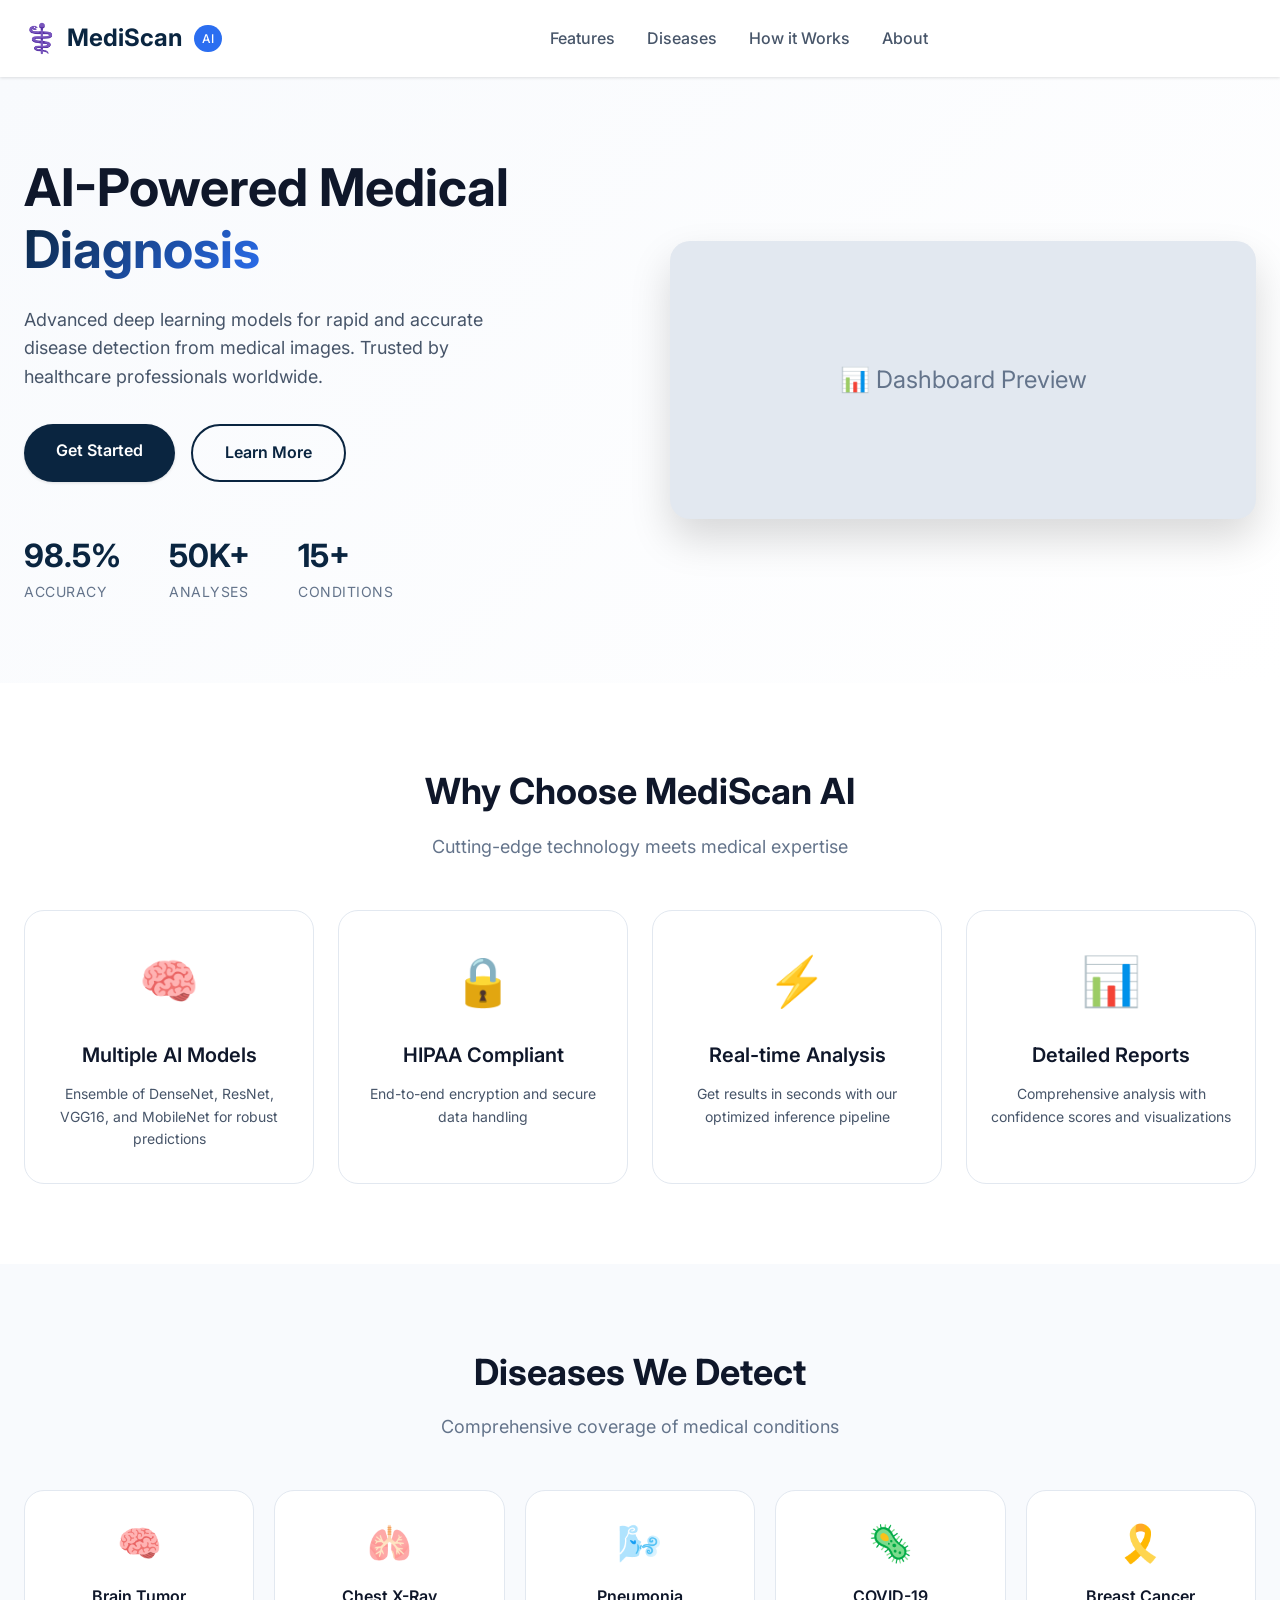
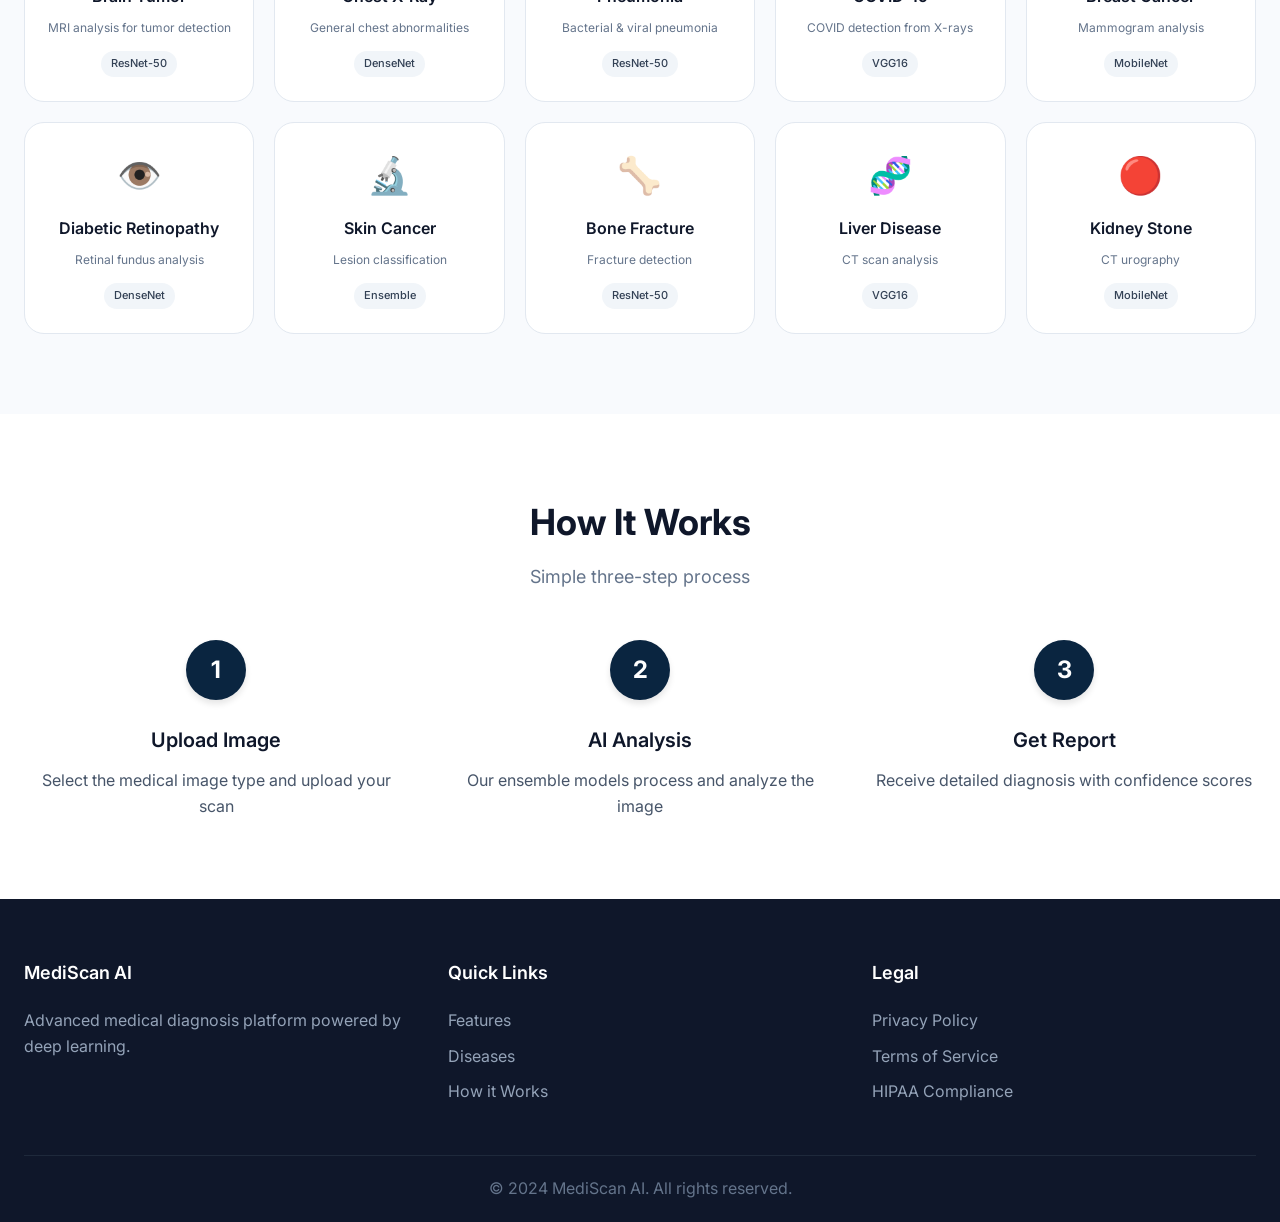
<file: hackathon - ui/frontend/index.html>
<!DOCTYPE html>
<html lang="en">
<head>
    <meta charset="UTF-8">
    <meta name="viewport" content="width=device-width, initial-scale=1.0">
    <title>MediScan AI · Medical Diagnosis Platform</title>
    <link rel="stylesheet" href="css/style.css">
    <link href="https://fonts.googleapis.com/css2?family=Inter:wght@300;400;500;600;700&display=swap" rel="stylesheet">
    <style>
        .disease-card {
            cursor: pointer;
            transition: transform 0.2s, box-shadow 0.2s;
            position: relative;
        }
        .disease-card:hover {
            transform: translateY(-5px);
            box-shadow: 0 10px 25px rgba(0,0,0,0.1);
            border-color: var(--secondary);
        }
        .disease-card::after {
            content: "→";
            position: absolute;
            bottom: 15px;
            right: 15px;
            opacity: 0;
            transition: opacity 0.2s;
            color: var(--secondary);
            font-size: 18px;
        }
        .disease-card:hover::after {
            opacity: 1;
        }
    </style>
</head>
<body>
    <!-- Navigation -->
    <nav class="navbar">
        <div class="nav-container">
            <div class="logo">
                <span class="logo-icon">⚕️</span>
                <span>MediScan</span>
                <span class="logo-badge">AI</span>
            </div>
            <div class="nav-links">
                <a href="#features">Features</a>
                <a href="#diseases">Diseases</a>
                <a href="#how-it-works">How it Works</a>
                <a href="#about">About</a>
            </div>
            <!-- REMOVED: Login/Register buttons -->
            <div class="nav-buttons">
                <!-- Buttons removed -->
            </div>
        </div>
    </nav>

    <!-- Hero Section -->
    <section class="hero">
        <div class="hero-container">
            <div class="hero-content">
                <h1>AI-Powered Medical <span class="gradient-text">Diagnosis</span></h1>
                <p>Advanced deep learning models for rapid and accurate disease detection from medical images. Trusted by healthcare professionals worldwide.</p>
                <div class="hero-buttons">
                    <a href="dashboard.html" class="btn btn-primary btn-large">Get Started</a>
                    <a href="#features" class="btn btn-outline btn-large">Learn More</a>
                </div>
                <div class="stats">
                    <div class="stat-item">
                        <span class="stat-number">98.5%</span>
                        <span class="stat-label">Accuracy</span>
                    </div>
                    <div class="stat-item">
                        <span class="stat-number">50K+</span>
                        <span class="stat-label">Analyses</span>
                    </div>
                    <div class="stat-item">
                        <span class="stat-number">15+</span>
                        <span class="stat-label">Conditions</span>
                    </div>
                </div>
            </div>
            <div class="hero-image">
                <div class="hero-placeholder">📊 Dashboard Preview</div>
            </div>
        </div>
    </section>

    <!-- Features Section -->
    <section id="features" class="features">
        <div class="container">
            <div class="section-header">
                <h2>Why Choose MediScan AI</h2>
                <p>Cutting-edge technology meets medical expertise</p>
            </div>
            <div class="features-grid">
                <div class="feature-card">
                    <div class="feature-icon">🧠</div>
                    <h3>Multiple AI Models</h3>
                    <p>Ensemble of DenseNet, ResNet, VGG16, and MobileNet for robust predictions</p>
                </div>
                <div class="feature-card">
                    <div class="feature-icon">🔒</div>
                    <h3>HIPAA Compliant</h3>
                    <p>End-to-end encryption and secure data handling</p>
                </div>
                <div class="feature-card">
                    <div class="feature-icon">⚡</div>
                    <h3>Real-time Analysis</h3>
                    <p>Get results in seconds with our optimized inference pipeline</p>
                </div>
                <div class="feature-card">
                    <div class="feature-icon">📊</div>
                    <h3>Detailed Reports</h3>
                    <p>Comprehensive analysis with confidence scores and visualizations</p>
                </div>
            </div>
        </div>
    </section>

    <!-- Diseases Grid -->
    <section id="diseases" class="diseases">
        <div class="container">
            <div class="section-header">
                <h2>Diseases We Detect</h2>
                <p>Comprehensive coverage of medical conditions</p>
            </div>
            <div class="diseases-grid">
                <div class="disease-card" data-disease="brain">
                    <span class="disease-icon">🧠</span>
                    <h4>Brain Tumor</h4>
                    <p>MRI analysis for tumor detection</p>
                    <span class="model-badge">ResNet-50</span>
                </div>
                <div class="disease-card" data-disease="chest">
                    <span class="disease-icon">🫁</span>
                    <h4>Chest X-Ray</h4>
                    <p>General chest abnormalities</p>
                    <span class="model-badge">DenseNet</span>
                </div>
                <div class="disease-card" data-disease="pneumonia">
                    <span class="disease-icon">🌬️</span>
                    <h4>Pneumonia</h4>
                    <p>Bacterial & viral pneumonia</p>
                    <span class="model-badge">ResNet-50</span>
                </div>
                <div class="disease-card" data-disease="covid">
                    <span class="disease-icon">🦠</span>
                    <h4>COVID-19</h4>
                    <p>COVID detection from X-rays</p>
                    <span class="model-badge">VGG16</span>
                </div>
                <div class="disease-card" data-disease="breast">
                    <span class="disease-icon">🎗️</span>
                    <h4>Breast Cancer</h4>
                    <p>Mammogram analysis</p>
                    <span class="model-badge">MobileNet</span>
                </div>
                <div class="disease-card" data-disease="retinopathy">
                    <span class="disease-icon">👁️</span>
                    <h4>Diabetic Retinopathy</h4>
                    <p>Retinal fundus analysis</p>
                    <span class="model-badge">DenseNet</span>
                </div>
                <div class="disease-card" data-disease="skin">
                    <span class="disease-icon">🔬</span>
                    <h4>Skin Cancer</h4>
                    <p>Lesion classification</p>
                    <span class="model-badge">Ensemble</span>
                </div>
                <div class="disease-card" data-disease="bone">
                    <span class="disease-icon">🦴</span>
                    <h4>Bone Fracture</h4>
                    <p>Fracture detection</p>
                    <span class="model-badge">ResNet-50</span>
                </div>
                <div class="disease-card" data-disease="liver">
                    <span class="disease-icon">🧬</span>
                    <h4>Liver Disease</h4>
                    <p>CT scan analysis</p>
                    <span class="model-badge">VGG16</span>
                </div>
                <div class="disease-card" data-disease="kidney">
                    <span class="disease-icon">🔴</span>
                    <h4>Kidney Stone</h4>
                    <p>CT urography</p>
                    <span class="model-badge">MobileNet</span>
                </div>
            </div>
        </div>
    </section>

    <!-- How It Works -->
    <section id="how-it-works" class="how-it-works">
        <div class="container">
            <div class="section-header">
                <h2>How It Works</h2>
                <p>Simple three-step process</p>
            </div>
            <div class="steps">
                <div class="step">
                    <div class="step-number">1</div>
                    <h3>Upload Image</h3>
                    <p>Select the medical image type and upload your scan</p>
                </div>
                <div class="step">
                    <div class="step-number">2</div>
                    <h3>AI Analysis</h3>
                    <p>Our ensemble models process and analyze the image</p>
                </div>
                <div class="step">
                    <div class="step-number">3</div>
                    <h3>Get Report</h3>
                    <p>Receive detailed diagnosis with confidence scores</p>
                </div>
            </div>
        </div>
    </section>

    <!-- Footer -->
    <footer class="footer">
        <div class="container">
            <div class="footer-content">
                <div class="footer-section">
                    <h4>MediScan AI</h4>
                    <p>Advanced medical diagnosis platform powered by deep learning.</p>
                </div>
                <div class="footer-section">
                    <h4>Quick Links</h4>
                    <a href="#features">Features</a>
                    <a href="#diseases">Diseases</a>
                    <a href="#how-it-works">How it Works</a>
                </div>
                <div class="footer-section">
                    <h4>Legal</h4>
                    <a href="#">Privacy Policy</a>
                    <a href="#">Terms of Service</a>
                    <a href="#">HIPAA Compliance</a>
                </div>
            </div>
            <div class="footer-bottom">
                <p>&copy; 2024 MediScan AI. All rights reserved.</p>
            </div>
        </div>
    </footer>

    <script>
    // Make disease cards clickable
    document.addEventListener('DOMContentLoaded', function() {
        const diseaseCards = document.querySelectorAll('.disease-card');
        
        diseaseCards.forEach(card => {
            card.addEventListener('click', function(e) {
                e.preventDefault();
                const disease = this.dataset.disease;
                if (disease) {
                    window.location.href = `dashboard.html?disease=${disease}`;
                }
            });
        });
        
        diseaseCards.forEach(card => {
            card.setAttribute('tabindex', '0');
            card.setAttribute('role', 'button');
        });
    });
    </script>
</body>
</html>
</file>
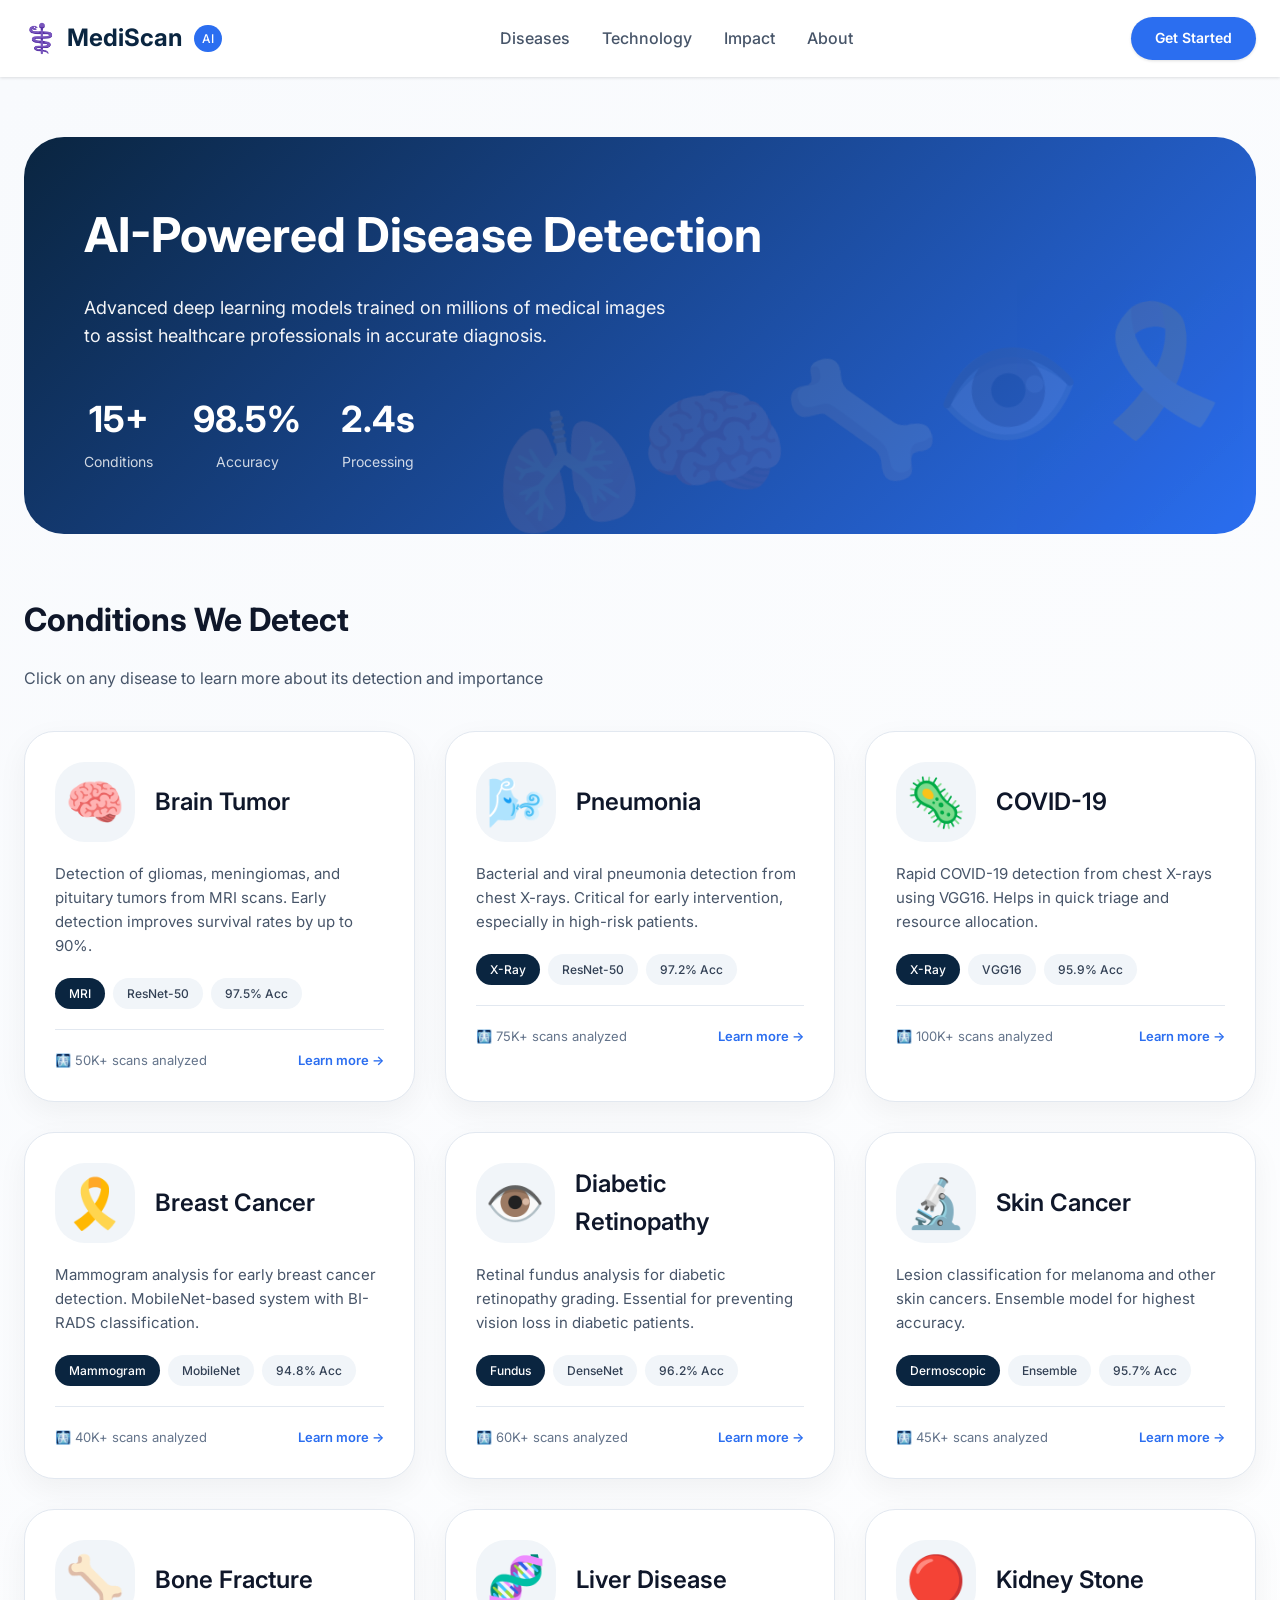
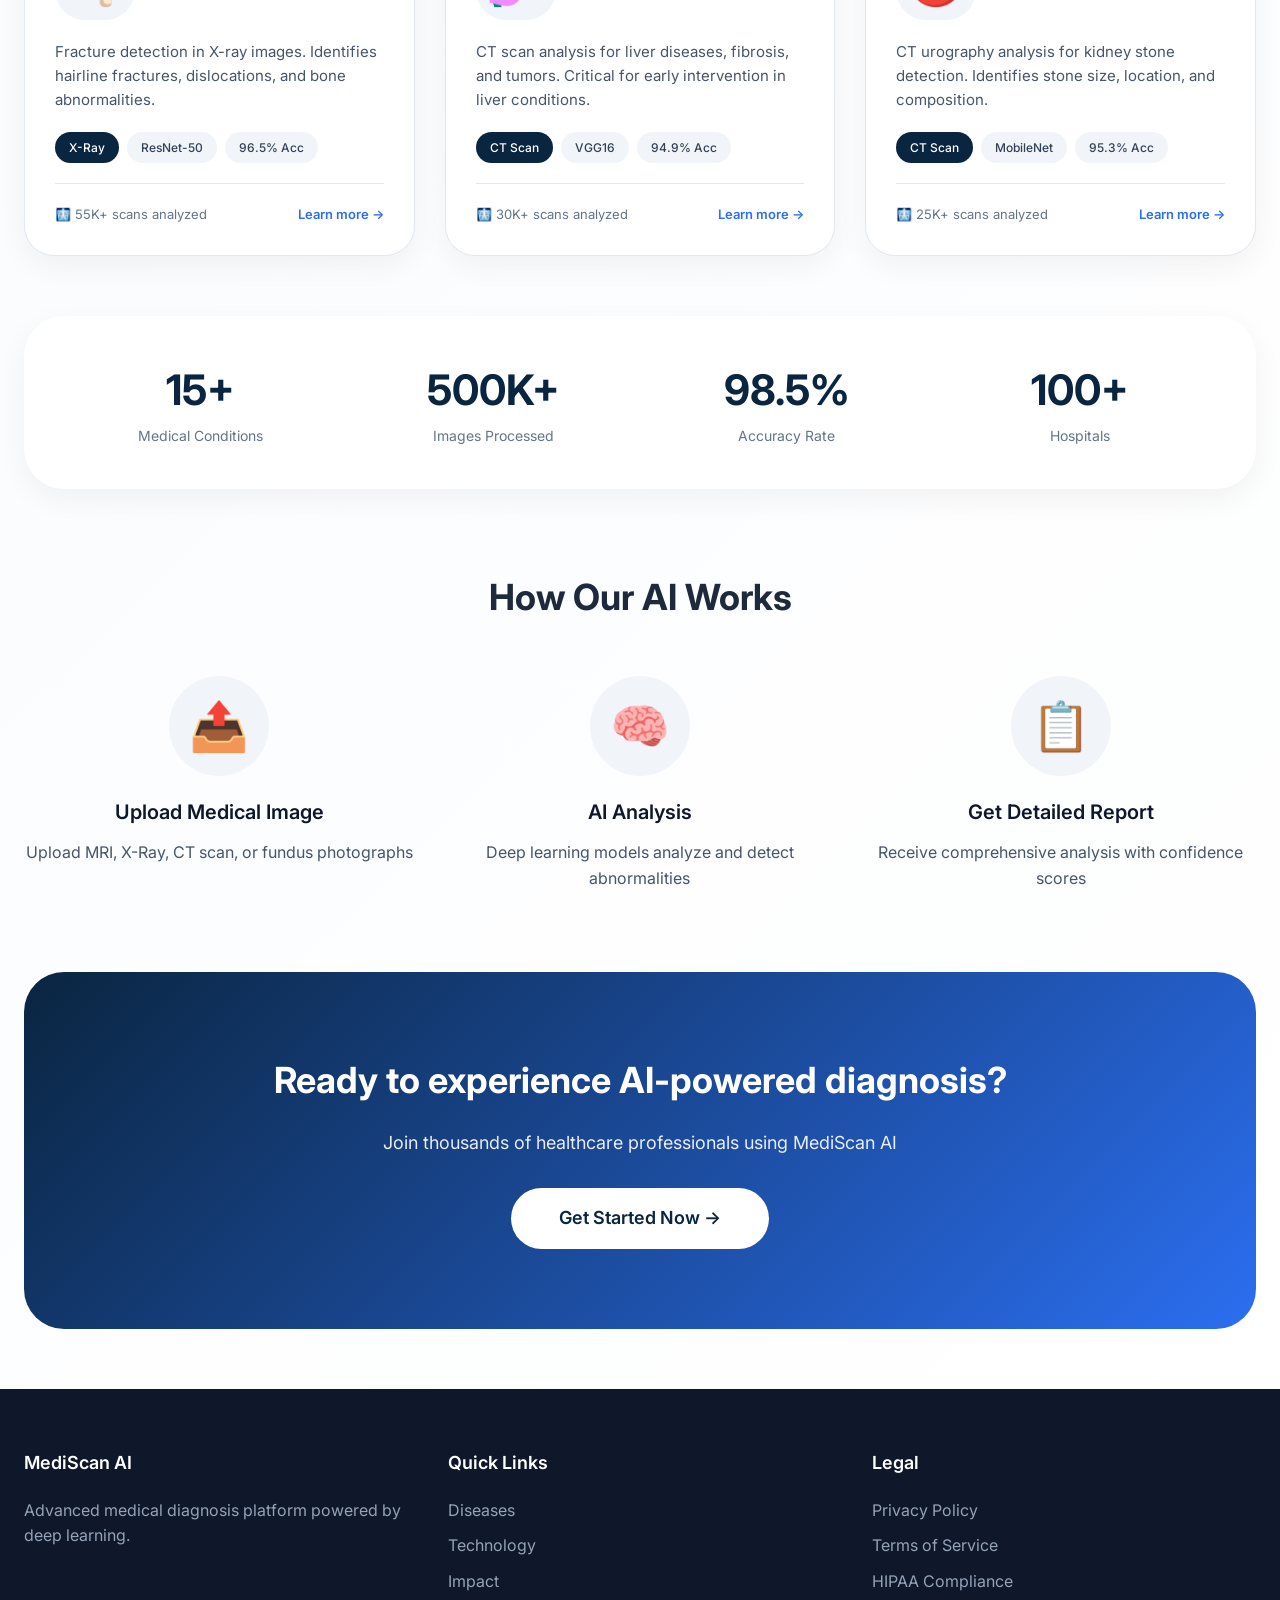
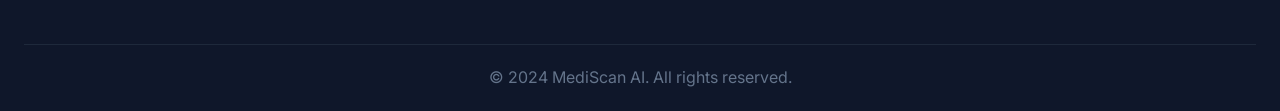
<file: hackathon - ui/hackathon - ui-updated/frontend/index.html>
<!DOCTYPE html>
<html lang="en">
<head>
    <link rel="icon" type="image/png" href="assets/icons/favicon.png">
    <meta charset="UTF-8">
    <meta name="viewport" content="width=device-width, initial-scale=1.0">
    <title>MediScan AI · Medical Diagnosis Platform</title>
    <link rel="stylesheet" href="css/style.css">
    <link href="https://fonts.googleapis.com/css2?family=Inter:wght@300;400;500;600;700&display=swap" rel="stylesheet">
    <style>
        /* Disease Info Cards */
        .disease-showcase {
            padding: 60px 0;
            background: linear-gradient(135deg, var(--gray-50) 0%, white 100%);
        }
        
        .disease-hero {
            background: linear-gradient(135deg, var(--primary) 0%, var(--secondary) 100%);
            color: white;
            border-radius: 40px;
            padding: 60px;
            margin-bottom: 60px;
            position: relative;
            overflow: hidden;
        }
        
        .disease-hero::before {
            content: "🫁🧠🦴👁️🎗️";
            position: absolute;
            right: 20px;
            bottom: 20px;
            font-size: 120px;
            opacity: 0.1;
            transform: rotate(-10deg);
        }
        
        .disease-hero h1 {
            font-size: 48px;
            margin-bottom: 20px;
            position: relative;
        }
        
        .disease-hero p {
            font-size: 18px;
            max-width: 600px;
            opacity: 0.95;
            position: relative;
        }
        
        .disease-stats {
            display: flex;
            gap: 40px;
            margin-top: 40px;
        }
        
        .disease-stat {
            text-align: center;
        }
        
        .disease-stat .number {
            font-size: 36px;
            font-weight: 700;
            display: block;
        }
        
        .disease-stat .label {
            font-size: 14px;
            opacity: 0.8;
        }
        
        /* Disease Grid */
        .disease-info-grid {
            display: grid;
            grid-template-columns: repeat(auto-fit, minmax(350px, 1fr));
            gap: 30px;
            margin-top: 40px;
        }
        
        .disease-info-card {
            background: white;
            border-radius: 30px;
            padding: 30px;
            box-shadow: 0 10px 30px rgba(0,0,0,0.05);
            transition: all 0.3s;
            border: 1px solid var(--gray-200);
            cursor: pointer;
        }
        
        .disease-info-card:hover {
            transform: translateY(-10px);
            box-shadow: 0 20px 40px rgba(0,0,0,0.1);
            border-color: var(--secondary);
        }
        
        .disease-info-header {
            display: flex;
            align-items: center;
            gap: 20px;
            margin-bottom: 20px;
        }
        
        .disease-info-icon {
            font-size: 48px;
            background: var(--gray-100);
            width: 80px;
            height: 80px;
            border-radius: 30px;
            display: flex;
            align-items: center;
            justify-content: center;
        }
        
        .disease-info-header h3 {
            font-size: 24px;
            font-weight: 600;
            color: var(--gray-900);
        }
        
        .disease-info-desc {
            color: var(--gray-600);
            line-height: 1.6;
            margin-bottom: 20px;
            font-size: 15px;
        }
        
        .disease-tags {
            display: flex;
            flex-wrap: wrap;
            gap: 8px;
            margin-bottom: 20px;
        }
        
        .disease-tag {
            background: var(--gray-100);
            color: var(--gray-700);
            padding: 6px 14px;
            border-radius: 30px;
            font-size: 12px;
            font-weight: 500;
        }
        
        .disease-tag.primary {
            background: var(--primary);
            color: white;
        }
        
        .disease-meta {
            display: flex;
            justify-content: space-between;
            padding-top: 20px;
            border-top: 1px solid var(--gray-200);
            color: var(--gray-500);
            font-size: 13px;
        }
        
        .learn-more-btn {
            color: var(--secondary);
            font-weight: 600;
            text-decoration: none;
            display: inline-flex;
            align-items: center;
            gap: 5px;
        }
        
        /* Stats Section */
        .global-stats {
            display: grid;
            grid-template-columns: repeat(4, 1fr);
            gap: 20px;
            margin: 60px 0;
            padding: 40px;
            background: white;
            border-radius: 40px;
            box-shadow: 0 10px 30px rgba(0,0,0,0.05);
        }
        
        .global-stat {
            text-align: center;
        }
        
        .global-stat .value {
            font-size: 42px;
            font-weight: 700;
            color: var(--primary);
            display: block;
        }
        
        .global-stat .label {
            color: var(--gray-500);
            font-size: 14px;
        }
        
        /* CTA Section */
        .cta-section {
            text-align: center;
            padding: 80px 0;
            background: linear-gradient(135deg, var(--primary) 0%, var(--secondary) 100%);
            border-radius: 40px;
            color: white;
            margin-top: 40px;
        }
        
        .cta-section h2 {
            font-size: 36px;
            margin-bottom: 20px;
        }
        
        .cta-section p {
            font-size: 18px;
            opacity: 0.9;
            margin-bottom: 30px;
        }
        
        .cta-button {
            background: white;
            color: var(--primary);
            border: none;
            padding: 16px 48px;
            border-radius: 60px;
            font-size: 18px;
            font-weight: 600;
            cursor: pointer;
            transition: all 0.3s;
            display: inline-block;
            text-decoration: none;
        }
        
        .cta-button:hover {
            transform: translateY(-5px);
            box-shadow: 0 20px 30px rgba(0,0,0,0.2);
        }
        
        /* Navigation */
        .nav-get-started {
            background: var(--secondary);
            color: white !important;
            padding: 10px 24px !important;
            border-radius: 40px;
        }
        
        .nav-get-started:hover {
            background: var(--primary);
        }
    </style>
</head>
<body>
    <!-- Navigation -->
    <nav class="navbar">
        <div class="nav-container">
            <div class="logo">
                <span class="logo-icon">⚕️</span>
                <span>MediScan</span>
                <span class="logo-badge">AI</span>
            </div>
            <div class="nav-links">
                <a href="#diseases">Diseases</a>
                <a href="#how-it-works">Technology</a>
                <a href="#stats">Impact</a>
                <a href="#about">About</a>
            </div>
            <div class="nav-buttons">
                <a href="dashboard.html" class="btn btn-primary nav-get-started">Get Started</a>
            </div>
        </div>
    </nav>

    <!-- Disease Hero Section -->
    <section class="disease-showcase">
        <div class="container">
            <div class="disease-hero">
                <h1>AI-Powered Disease Detection</h1>
                <p>Advanced deep learning models trained on millions of medical images to assist healthcare professionals in accurate diagnosis.</p>
                <div class="disease-stats">
                    <div class="disease-stat">
                        <span class="number">15+</span>
                        <span class="label">Conditions</span>
                    </div>
                    <div class="disease-stat">
                        <span class="number">98.5%</span>
                        <span class="label">Accuracy</span>
                    </div>
                    <div class="disease-stat">
                        <span class="number">2.4s</span>
                        <span class="label">Processing</span>
                    </div>
                </div>
            </div>

            <!-- Diseases Grid with Info -->
            <h2 style="font-size: 32px; margin: 40px 0 20px; color: var(--gray-900);">Conditions We Detect</h2>
            <p style="color: var(--gray-600); margin-bottom: 40px;">Click on any disease to learn more about its detection and importance</p>
            
            <div class="disease-info-grid" id="diseaseInfoGrid">
                <!-- Brain Tumor -->
                <div class="disease-info-card" onclick="showDiseaseDetail('brain')">
                    <div class="disease-info-header">
                        <div class="disease-info-icon">🧠</div>
                        <h3>Brain Tumor</h3>
                    </div>
                    <div class="disease-info-desc">
                        Detection of gliomas, meningiomas, and pituitary tumors from MRI scans. Early detection improves survival rates by up to 90%.
                    </div>
                    <div class="disease-tags">
                        <span class="disease-tag primary">MRI</span>
                        <span class="disease-tag">ResNet-50</span>
                        <span class="disease-tag">97.5% Acc</span>
                    </div>
                    <div class="disease-meta">
                        <span>🩻 50K+ scans analyzed</span>
                        <span class="learn-more-btn">Learn more →</span>
                    </div>
                </div>

                <!-- Pneumonia -->
                <div class="disease-info-card" onclick="showDiseaseDetail('pneumonia')">
                    <div class="disease-info-header">
                        <div class="disease-info-icon">🌬️</div>
                        <h3>Pneumonia</h3>
                    </div>
                    <div class="disease-info-desc">
                        Bacterial and viral pneumonia detection from chest X-rays. Critical for early intervention, especially in high-risk patients.
                    </div>
                    <div class="disease-tags">
                        <span class="disease-tag primary">X-Ray</span>
                        <span class="disease-tag">ResNet-50</span>
                        <span class="disease-tag">97.2% Acc</span>
                    </div>
                    <div class="disease-meta">
                        <span>🩻 75K+ scans analyzed</span>
                        <span class="learn-more-btn">Learn more →</span>
                    </div>
                </div>

                <!-- COVID-19 -->
                <div class="disease-info-card" onclick="showDiseaseDetail('covid')">
                    <div class="disease-info-header">
                        <div class="disease-info-icon">🦠</div>
                        <h3>COVID-19</h3>
                    </div>
                    <div class="disease-info-desc">
                        Rapid COVID-19 detection from chest X-rays using VGG16. Helps in quick triage and resource allocation.
                    </div>
                    <div class="disease-tags">
                        <span class="disease-tag primary">X-Ray</span>
                        <span class="disease-tag">VGG16</span>
                        <span class="disease-tag">95.9% Acc</span>
                    </div>
                    <div class="disease-meta">
                        <span>🩻 100K+ scans analyzed</span>
                        <span class="learn-more-btn">Learn more →</span>
                    </div>
                </div>

                <!-- Breast Cancer -->
                <div class="disease-info-card" onclick="showDiseaseDetail('breast')">
                    <div class="disease-info-header">
                        <div class="disease-info-icon">🎗️</div>
                        <h3>Breast Cancer</h3>
                    </div>
                    <div class="disease-info-desc">
                        Mammogram analysis for early breast cancer detection. MobileNet-based system with BI-RADS classification.
                    </div>
                    <div class="disease-tags">
                        <span class="disease-tag primary">Mammogram</span>
                        <span class="disease-tag">MobileNet</span>
                        <span class="disease-tag">94.8% Acc</span>
                    </div>
                    <div class="disease-meta">
                        <span>🩻 40K+ scans analyzed</span>
                        <span class="learn-more-btn">Learn more →</span>
                    </div>
                </div>

                <!-- Diabetic Retinopathy -->
                <div class="disease-info-card" onclick="showDiseaseDetail('retinopathy')">
                    <div class="disease-info-header">
                        <div class="disease-info-icon">👁️</div>
                        <h3>Diabetic Retinopathy</h3>
                    </div>
                    <div class="disease-info-desc">
                        Retinal fundus analysis for diabetic retinopathy grading. Essential for preventing vision loss in diabetic patients.
                    </div>
                    <div class="disease-tags">
                        <span class="disease-tag primary">Fundus</span>
                        <span class="disease-tag">DenseNet</span>
                        <span class="disease-tag">96.2% Acc</span>
                    </div>
                    <div class="disease-meta">
                        <span>🩻 60K+ scans analyzed</span>
                        <span class="learn-more-btn">Learn more →</span>
                    </div>
                </div>

                <!-- Skin Cancer -->
                <div class="disease-info-card" onclick="showDiseaseDetail('skin')">
                    <div class="disease-info-header">
                        <div class="disease-info-icon">🔬</div>
                        <h3>Skin Cancer</h3>
                    </div>
                    <div class="disease-info-desc">
                        Lesion classification for melanoma and other skin cancers. Ensemble model for highest accuracy.
                    </div>
                    <div class="disease-tags">
                        <span class="disease-tag primary">Dermoscopic</span>
                        <span class="disease-tag">Ensemble</span>
                        <span class="disease-tag">95.7% Acc</span>
                    </div>
                    <div class="disease-meta">
                        <span>🩻 45K+ scans analyzed</span>
                        <span class="learn-more-btn">Learn more →</span>
                    </div>
                </div>

                <!-- Bone Fracture -->
                <div class="disease-info-card" onclick="showDiseaseDetail('bone')">
                    <div class="disease-info-header">
                        <div class="disease-info-icon">🦴</div>
                        <h3>Bone Fracture</h3>
                    </div>
                    <div class="disease-info-desc">
                        Fracture detection in X-ray images. Identifies hairline fractures, dislocations, and bone abnormalities.
                    </div>
                    <div class="disease-tags">
                        <span class="disease-tag primary">X-Ray</span>
                        <span class="disease-tag">ResNet-50</span>
                        <span class="disease-tag">96.5% Acc</span>
                    </div>
                    <div class="disease-meta">
                        <span>🩻 55K+ scans analyzed</span>
                        <span class="learn-more-btn">Learn more →</span>
                    </div>
                </div>

                <!-- Liver Disease -->
                <div class="disease-info-card" onclick="showDiseaseDetail('liver')">
                    <div class="disease-info-header">
                        <div class="disease-info-icon">🧬</div>
                        <h3>Liver Disease</h3>
                    </div>
                    <div class="disease-info-desc">
                        CT scan analysis for liver diseases, fibrosis, and tumors. Critical for early intervention in liver conditions.
                    </div>
                    <div class="disease-tags">
                        <span class="disease-tag primary">CT Scan</span>
                        <span class="disease-tag">VGG16</span>
                        <span class="disease-tag">94.9% Acc</span>
                    </div>
                    <div class="disease-meta">
                        <span>🩻 30K+ scans analyzed</span>
                        <span class="learn-more-btn">Learn more →</span>
                    </div>
                </div>

                <!-- Kidney Stone -->
                <div class="disease-info-card" onclick="showDiseaseDetail('kidney')">
                    <div class="disease-info-header">
                        <div class="disease-info-icon">🔴</div>
                        <h3>Kidney Stone</h3>
                    </div>
                    <div class="disease-info-desc">
                        CT urography analysis for kidney stone detection. Identifies stone size, location, and composition.
                    </div>
                    <div class="disease-tags">
                        <span class="disease-tag primary">CT Scan</span>
                        <span class="disease-tag">MobileNet</span>
                        <span class="disease-tag">95.3% Acc</span>
                    </div>
                    <div class="disease-meta">
                        <span>🩻 25K+ scans analyzed</span>
                        <span class="learn-more-btn">Learn more →</span>
                    </div>
                </div>
            </div>

            <!-- Global Stats -->
            <div class="global-stats" id="stats">
                <div class="global-stat">
                    <span class="value">15+</span>
                    <span class="label">Medical Conditions</span>
                </div>
                <div class="global-stat">
                    <span class="value">500K+</span>
                    <span class="label">Images Processed</span>
                </div>
                <div class="global-stat">
                    <span class="value">98.5%</span>
                    <span class="label">Accuracy Rate</span>
                </div>
                <div class="global-stat">
                    <span class="value">100+</span>
                    <span class="label">Hospitals</span>
                </div>
            </div>

            <!-- How It Works -->
            <div id="how-it-works" style="margin: 80px 0;">
                <h2 style="font-size: 36px; text-align: center; margin-bottom: 50px;">How Our AI Works</h2>
                <div class="steps" style="display: grid; grid-template-columns: repeat(3, 1fr); gap: 30px;">
                    <div class="step" style="text-align: center;">
                        <div style="font-size: 48px; background: var(--gray-100); width: 100px; height: 100px; border-radius: 50%; display: flex; align-items: center; justify-content: center; margin: 0 auto 20px;">📤</div>
                        <h3>Upload Medical Image</h3>
                        <p style="color: var(--gray-600);">Upload MRI, X-Ray, CT scan, or fundus photographs</p>
                    </div>
                    <div class="step" style="text-align: center;">
                        <div style="font-size: 48px; background: var(--gray-100); width: 100px; height: 100px; border-radius: 50%; display: flex; align-items: center; justify-content: center; margin: 0 auto 20px;">🧠</div>
                        <h3>AI Analysis</h3>
                        <p style="color: var(--gray-600);">Deep learning models analyze and detect abnormalities</p>
                    </div>
                    <div class="step" style="text-align: center;">
                        <div style="font-size: 48px; background: var(--gray-100); width: 100px; height: 100px; border-radius: 50%; display: flex; align-items: center; justify-content: center; margin: 0 auto 20px;">📋</div>
                        <h3>Get Detailed Report</h3>
                        <p style="color: var(--gray-600);">Receive comprehensive analysis with confidence scores</p>
                    </div>
                </div>
            </div>

            <!-- CTA Section -->
            <div class="cta-section">
                <h2>Ready to experience AI-powered diagnosis?</h2>
                <p>Join thousands of healthcare professionals using MediScan AI</p>
                <a href="dashboard.html" class="cta-button">Get Started Now →</a>
            </div>
        </div>
    </section>

    <!-- Footer -->
    <footer class="footer">
        <div class="container">
            <div class="footer-content">
                <div class="footer-section">
                    <h4>MediScan AI</h4>
                    <p>Advanced medical diagnosis platform powered by deep learning.</p>
                </div>
                <div class="footer-section">
                    <h4>Quick Links</h4>
                    <a href="#diseases">Diseases</a>
                    <a href="#how-it-works">Technology</a>
                    <a href="#stats">Impact</a>
                </div>
                <div class="footer-section">
                    <h4>Legal</h4>
                    <a href="#">Privacy Policy</a>
                    <a href="#">Terms of Service</a>
                    <a href="#">HIPAA Compliance</a>
                </div>
            </div>
            <div class="footer-bottom">
                <p>&copy; 2024 MediScan AI. All rights reserved.</p>
            </div>
        </div>
    </footer>

    <script>
// Make disease cards show info popup instead of navigating
document.addEventListener('DOMContentLoaded', function() {
    const diseaseCards = document.querySelectorAll('.disease-card');
    
    diseaseCards.forEach(card => {
        card.addEventListener('click', function(e) {
            e.preventDefault();
            const disease = this.dataset.disease;
            
            const diseaseInfo = {
                brain: '🧠 Brain Tumor\n\nMRI analysis for tumor detection. Early detection is crucial for successful treatment. Common symptoms include headaches, seizures, and vision problems.',
                
                chest: '🫁 Chest X-Ray\n\nGeneral chest abnormalities detection including lung conditions, heart size, and rib fractures.',
                
                pneumonia: '🌬️ Pneumonia\n\nBacterial and viral pneumonia detection from chest X-rays. Symptoms include cough, fever, and difficulty breathing.',
                
                covid: '🦠 COVID-19\n\nCOVID-19 detection from chest X-rays using deep learning. Helps in rapid screening and triage.',
                
                breast: '🎗️ Breast Cancer\n\nMammogram analysis for early breast cancer detection. Regular screening saves lives.',
                
                retinopathy: '👁️ Diabetic Retinopathy\n\nRetinal fundus analysis to prevent vision loss in diabetic patients.',
                
                skin: '🔬 Skin Cancer\n\nLesion classification for melanoma and other skin cancers. Early detection is key.',
                
                bone: '🦴 Bone Fracture\n\nFracture detection in X-ray images. Identifies hairline fractures and dislocations.',
                
                liver: '🧬 Liver Disease\n\nCT scan analysis for liver conditions, fibrosis, and tumors.',
                
                kidney: '🔴 Kidney Stone\n\nCT urography for kidney stone detection. Identifies size and location.'
            };
            
            alert(diseaseInfo[disease] || 'Click Get Started to analyze this condition');
        });
    });
    
    // Make Get Started button go to dashboard
    const getStartedBtn = document.querySelector('.btn-primary.btn-large');
    if (getStartedBtn) {
        getStartedBtn.href = 'dashboard.html';
    }
});
</script>
</body>
</html>
</file>
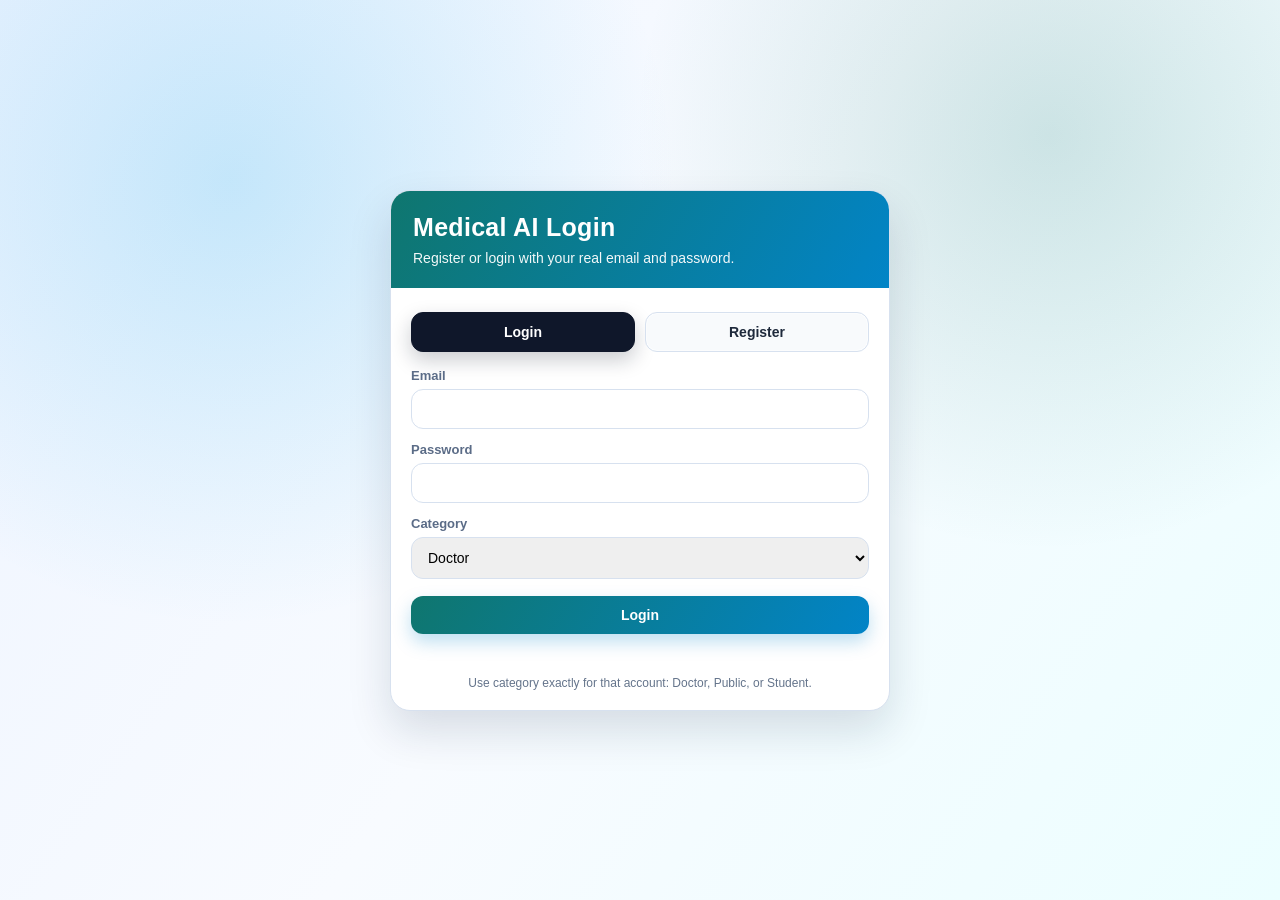
<file: templates/login.html>
<!DOCTYPE html>
<html lang="en">
<head>
    <meta charset="UTF-8" />
    <meta name="viewport" content="width=device-width, initial-scale=1.0" />
    <title>Medical AI - Login</title>
    <style>
        :root {
            --bg: #eef4ff;
            --panel: #ffffff;
            --line: #d7e1ef;
            --text: #14213d;
            --muted: #5b6c87;
            --brand: #0f766e;
            --brand2: #0284c7;
            --danger: #b91c1c;
            --ok: #166534;
            --tab-idle-bg: #f8fafc;
            --tab-idle-text: #1e293b;
            --tab-active-bg: #0f172a;
            --tab-active-text: #ffffff;
        }

        * { box-sizing: border-box; }

        body {
            margin: 0;
            min-height: 100vh;
            font-family: "Segoe UI", Tahoma, Geneva, Verdana, sans-serif;
            color: var(--text);
            background:
                radial-gradient(circle at 18% 20%, rgba(14, 165, 233, 0.2), transparent 35%),
                radial-gradient(circle at 82% 15%, rgba(15, 118, 110, 0.18), transparent 32%),
                linear-gradient(125deg, #eef4ff, #f8fbff 50%, #ecfeff);
            display: grid;
            place-items: center;
            padding: 16px;
        }

        .card {
            width: 100%;
            max-width: 500px;
            background: var(--panel);
            border: 1px solid var(--line);
            border-radius: 20px;
            box-shadow: 0 20px 44px rgba(13, 32, 61, 0.14);
            overflow: hidden;
        }

        .head {
            padding: 22px;
            background: linear-gradient(120deg, var(--brand), var(--brand2));
            color: white;
        }

        .head h1 {
            margin: 0;
            font-size: 25px;
            letter-spacing: 0.3px;
        }

        .head p {
            margin: 8px 0 0;
            opacity: 0.95;
            font-size: 14px;
        }

        .body { padding: 20px; }

        .tabs {
            display: grid;
            grid-template-columns: 1fr 1fr;
            gap: 10px;
            margin-bottom: 16px;
        }

        .tab {
            border: 1px solid var(--line);
            border-radius: 12px;
            background: var(--tab-idle-bg);
            color: var(--tab-idle-text);
            padding: 11px;
            font-weight: 700;
            cursor: pointer;
            transition: all 0.2s ease;
            box-shadow: inset 0 0 0 1px rgba(255, 255, 255, 0.5);
        }

        .tab:hover {
            transform: translateY(-1px);
            border-color: #93c5fd;
        }

        .tab.active {
            background: var(--tab-active-bg);
            border-color: var(--tab-active-bg);
            color: var(--tab-active-text);
            box-shadow: 0 8px 20px rgba(15, 23, 42, 0.22);
        }

        .field { margin-bottom: 13px; }

        label {
            display: block;
            font-size: 13px;
            color: var(--muted);
            font-weight: 600;
            margin-bottom: 6px;
        }

        input, select, button {
            width: 100%;
            border: 1px solid var(--line);
            border-radius: 12px;
            padding: 11px 12px;
            font-size: 14px;
            font-family: inherit;
        }

        input:focus, select:focus {
            outline: 2px solid rgba(56, 189, 248, 0.45);
            border-color: #60a5fa;
        }

        button {
            border: none;
            background: linear-gradient(120deg, var(--brand), var(--brand2));
            color: #fff;
            font-weight: 700;
            cursor: pointer;
            margin-top: 4px;
            box-shadow: 0 8px 18px rgba(2, 132, 199, 0.26);
        }

        button:hover {
            filter: brightness(0.98);
            transform: translateY(-1px);
        }

        .msg {
            margin-top: 12px;
            min-height: 20px;
            font-size: 13px;
            font-weight: 600;
        }

        .msg.error { color: var(--danger); }
        .msg.ok { color: var(--ok); }

        .hint {
            margin-top: 10px;
            font-size: 12px;
            color: #64748b;
            text-align: center;
        }
    </style>
</head>
<body>
    <div class="card">
        <div class="head">
            <h1>Medical AI Login</h1>
            <p>Register or login with your real email and password.</p>
        </div>

        <div class="body">
            <div class="tabs">
                <button id="tabLogin" class="tab active" type="button">Login</button>
                <button id="tabRegister" class="tab" type="button">Register</button>
            </div>

            <div class="field">
                <label for="email">Email</label>
                <input id="email" type="email" autocomplete="email" />
            </div>

            <div class="field">
                <label for="password">Password</label>
                <input id="password" type="password" autocomplete="current-password" />
            </div>

            <div class="field">
                <label for="role">Category</label>
                <select id="role">
                    <option value="doctor">Doctor</option>
                    <option value="public">Public</option>
                    <option value="student">Student</option>
                </select>
            </div>

            <button id="submitBtn" type="button">Login</button>
            <div id="msg" class="msg"></div>
            <div class="hint">Use category exactly for that account: Doctor, Public, or Student.</div>
        </div>
    </div>

    <script>
        const tabLogin = document.getElementById('tabLogin');
        const tabRegister = document.getElementById('tabRegister');
        const submitBtn = document.getElementById('submitBtn');
        const msg = document.getElementById('msg');

        let mode = 'login';

        function setMode(nextMode) {
            mode = nextMode;
            tabLogin.classList.toggle('active', mode === 'login');
            tabRegister.classList.toggle('active', mode === 'register');
            submitBtn.textContent = mode === 'login' ? 'Login' : 'Register';
            msg.textContent = '';
            msg.className = 'msg';
        }

        tabLogin.addEventListener('click', () => setMode('login'));
        tabRegister.addEventListener('click', () => setMode('register'));

        async function submitAuth() {
            const email = document.getElementById('email').value.trim();
            const password = document.getElementById('password').value;
            const role = document.getElementById('role').value;

            msg.textContent = '';
            msg.className = 'msg';

            if (!email || !password || !role) {
                msg.textContent = 'Please fill all fields.';
                msg.classList.add('error');
                return;
            }

            const endpoint = mode === 'login' ? '/auth/login' : '/auth/register';

            try {
                const response = await fetch(endpoint, {
                    method: 'POST',
                    headers: { 'Content-Type': 'application/json' },
                    body: JSON.stringify({ email, password, role }),
                });

                const data = await response.json();
                if (!response.ok) {
                    throw new Error(data.error || 'Request failed');
                }

                if (mode === 'register') {
                    msg.textContent = 'Registration successful. Now login with same details.';
                    msg.classList.add('ok');
                    setMode('login');
                } else {
                    msg.textContent = 'Login successful. Redirecting...';
                    msg.classList.add('ok');
                    window.location.href = data.redirect || '/app';
                }
            } catch (error) {
                msg.textContent = error.message;
                msg.classList.add('error');
            }
        }

        submitBtn.addEventListener('click', submitAuth);
    </script>
</body>
</html>
</file>
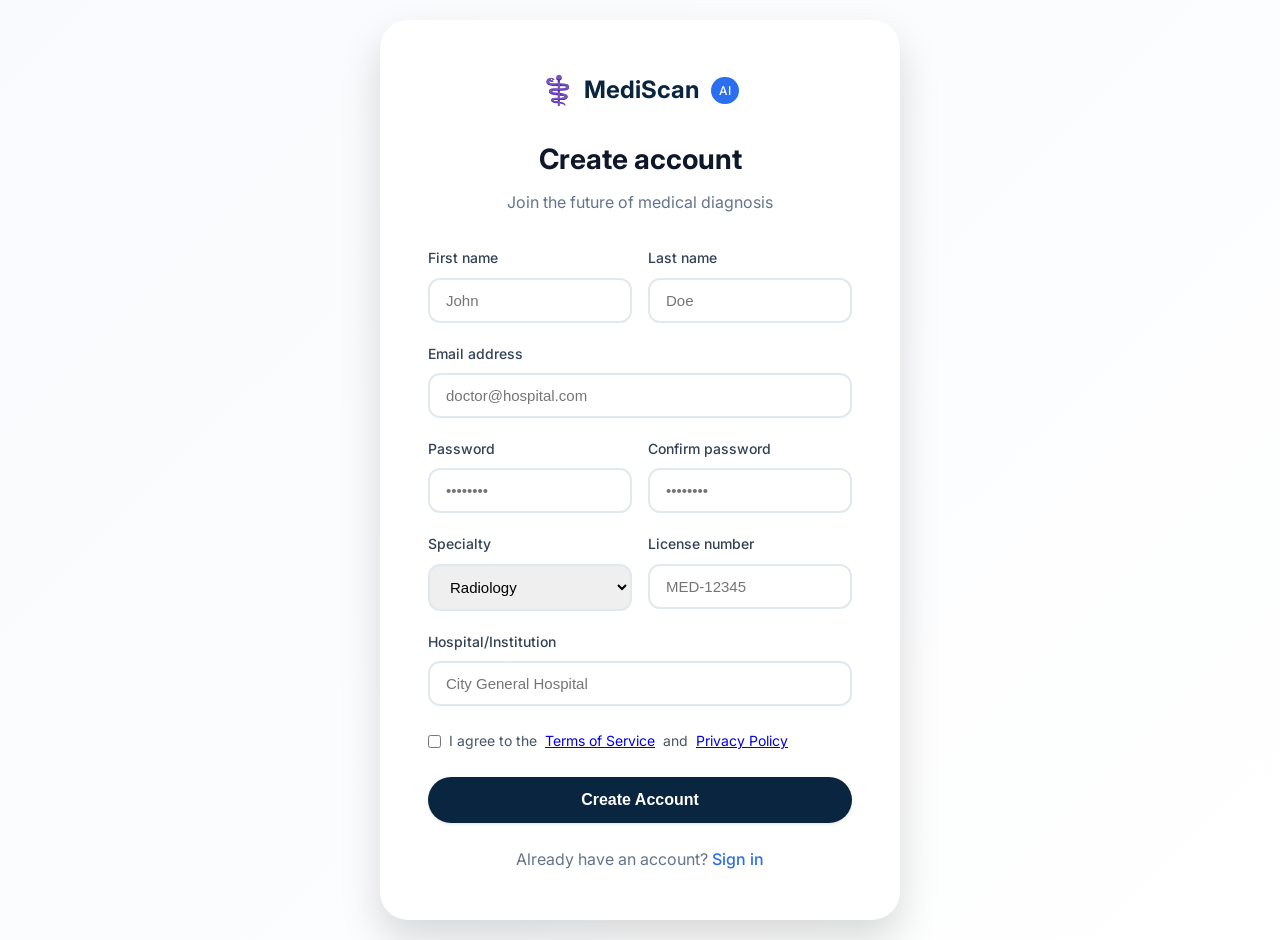
<file: hackathon - ui/frontend/pages/register.html>
<!DOCTYPE html>
<html lang="en">
<head>
    <meta charset="UTF-8">
    <meta name="viewport" content="width=device-width, initial-scale=1.0">
    <title>Register · MediScan AI</title>
    <link rel="stylesheet" href="../css/style.css">
    <link href="https://fonts.googleapis.com/css2?family=Inter:wght@300;400;500;600;700&display=swap" rel="stylesheet">
    <style>
        .auth-container {
            min-height: 100vh;
            display: flex;
            align-items: center;
            justify-content: center;
            background: linear-gradient(135deg, var(--gray-50) 0%, white 100%);
            padding: 20px;
        }
        
        .auth-card {
            background: white;
            border-radius: var(--radius-xl);
            box-shadow: var(--shadow-xl);
            padding: 48px;
            width: 100%;
            max-width: 520px;
        }
        
        .auth-header {
            text-align: center;
            margin-bottom: 32px;
        }
        
        .auth-header .logo {
            justify-content: center;
            margin-bottom: 24px;
        }
        
        .auth-header h1 {
            font-size: 28px;
            color: var(--gray-900);
            margin-bottom: 8px;
        }
        
        .auth-header p {
            color: var(--gray-500);
        }
        
        .form-row {
            display: grid;
            grid-template-columns: 1fr 1fr;
            gap: 16px;
        }
        
        .form-group {
            margin-bottom: 20px;
        }
        
        .form-group label {
            display: block;
            font-size: 14px;
            font-weight: 500;
            color: var(--gray-700);
            margin-bottom: 8px;
        }
        
        .form-group input,
        .form-group select {
            width: 100%;
            padding: 12px 16px;
            border: 2px solid var(--gray-200);
            border-radius: var(--radius-md);
            font-size: 15px;
            transition: all 0.2s;
        }
        
        .form-group input:focus,
        .form-group select:focus {
            outline: none;
            border-color: var(--secondary);
            box-shadow: 0 0 0 3px rgba(43, 110, 240, 0.1);
        }
        
        .terms {
            margin: 24px 0;
        }
        
        .terms label {
            display: flex;
            align-items: center;
            gap: 8px;
            color: var(--gray-600);
            font-size: 14px;
        }
        
        .btn-block {
            width: 100%;
        }
        
        .auth-footer {
            text-align: center;
            margin-top: 24px;
            color: var(--gray-500);
        }
        
        .auth-footer a {
            color: var(--secondary);
            text-decoration: none;
            font-weight: 500;
        }
    </style>
</head>
<body>
    <div class="auth-container">
        <div class="auth-card">
            <div class="auth-header">
                <div class="logo">
                    <span class="logo-icon">⚕️</span>
                    <span>MediScan</span>
                    <span class="logo-badge">AI</span>
                </div>
                <h1>Create account</h1>
                <p>Join the future of medical diagnosis</p>
            </div>
            
            <form id="registerForm">
                <div class="form-row">
                    <div class="form-group">
                        <label>First name</label>
                        <input type="text" placeholder="John" required>
                    </div>
                    <div class="form-group">
                        <label>Last name</label>
                        <input type="text" placeholder="Doe" required>
                    </div>
                </div>
                
                <div class="form-group">
                    <label>Email address</label>
                    <input type="email" placeholder="doctor@hospital.com" required>
                </div>
                
                <div class="form-row">
                    <div class="form-group">
                        <label>Password</label>
                        <input type="password" placeholder="••••••••" required>
                    </div>
                    <div class="form-group">
                        <label>Confirm password</label>
                        <input type="password" placeholder="••••••••" required>
                    </div>
                </div>
                
                <div class="form-row">
                    <div class="form-group">
                        <label>Specialty</label>
                        <select>
                            <option>Radiology</option>
                            <option>Oncology</option>
                            <option>Cardiology</option>
                            <option>Neurology</option>
                            <option>General Medicine</option>
                        </select>
                    </div>
                    <div class="form-group">
                        <label>License number</label>
                        <input type="text" placeholder="MED-12345">
                    </div>
                </div>
                
                <div class="form-group">
                    <label>Hospital/Institution</label>
                    <input type="text" placeholder="City General Hospital">
                </div>
                
                <div class="terms">
                    <label>
                        <input type="checkbox" required> I agree to the 
                        <a href="#">Terms of Service</a> and 
                        <a href="#">Privacy Policy</a>
                    </label>
                </div>
                
                <button type="submit" class="btn btn-primary btn-block btn-large">Create Account</button>
            </form>
            
            <div class="auth-footer">
                Already have an account? <a href="login.html">Sign in</a>
            </div>
        </div>
    </div>
    
    <script src="../js/auth.js"></script>
</body>
</html>
</file>
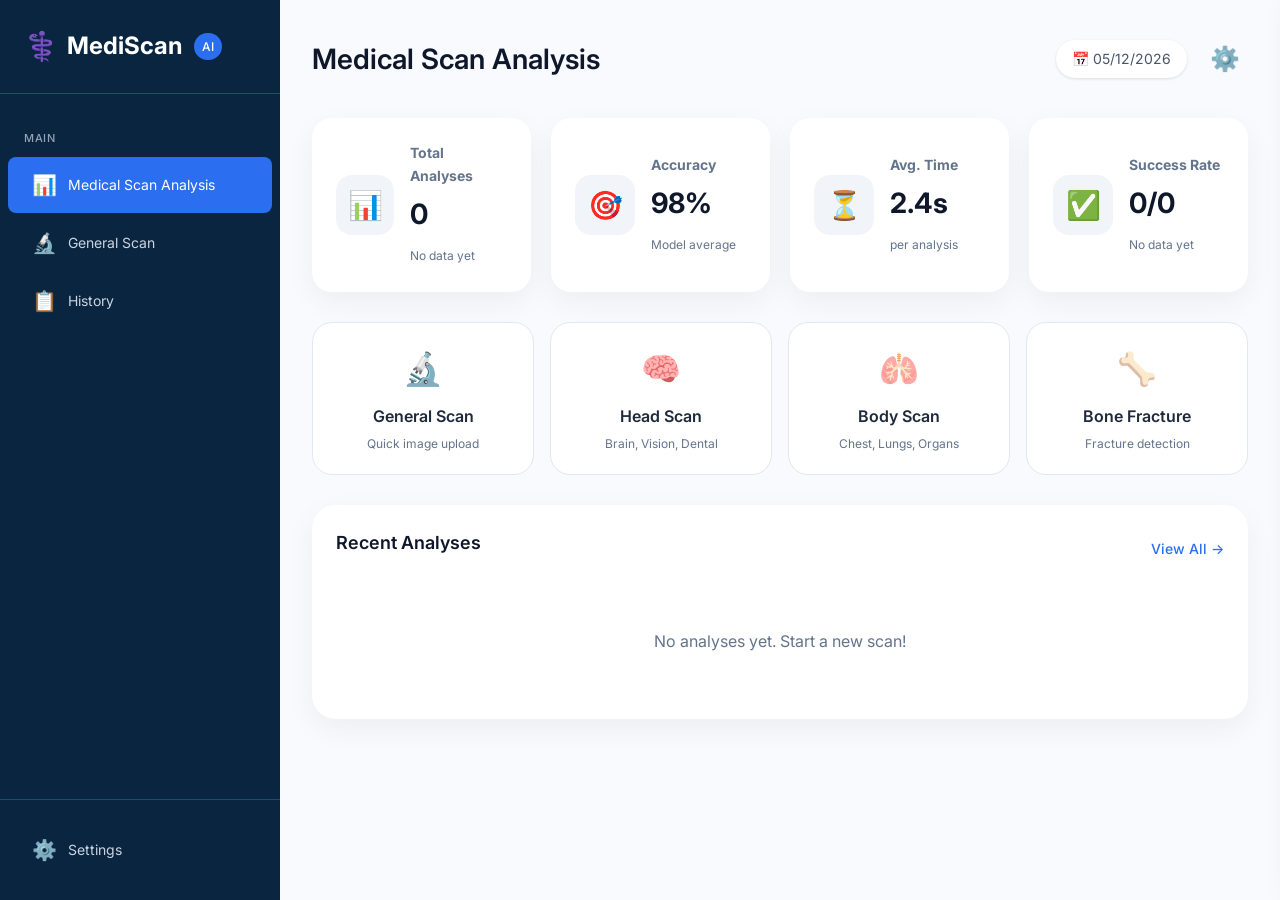
<file: hackathon - ui/hackathon - ui-updated/frontend/dashboard.html>
<!DOCTYPE html>
<html lang="en">
<head>
    <meta charset="UTF-8">
    <meta name="viewport" content="width=device-width, initial-scale=1.0">
    <title>Dashboard · MediScan AI</title>
    <link rel="stylesheet" href="css/style.css">
    <link href="https://fonts.googleapis.com/css2?family=Inter:wght@300;400;500;600;700&display=swap" rel="stylesheet">
    <style>
        /* Settings Panel */
        .settings-panel {
            position: fixed;
            top: 0;
            right: -400px;
            width: 380px;
            height: 100vh;
            background: white;
            box-shadow: -5px 0 30px rgba(0,0,0,0.1);
            transition: right 0.3s ease;
            z-index: 1000;
            display: flex;
            flex-direction: column;
        }
        
        .settings-panel.open {
            right: 0;
        }
        
        .settings-header {
            padding: 24px;
            border-bottom: 1px solid var(--gray-200);
            background: var(--primary);
            color: white;
            display: flex;
            justify-content: space-between;
            align-items: center;
        }
        
        .settings-header h2 {
            font-size: 20px;
            font-weight: 600;
            display: flex;
            align-items: center;
            gap: 8px;
        }
        
        .settings-close {
            background: rgba(255,255,255,0.2);
            border: none;
            color: white;
            width: 36px;
            height: 36px;
            border-radius: 50%;
            cursor: pointer;
            font-size: 20px;
        }
        
        .settings-close:hover {
            background: rgba(255,255,255,0.3);
            transform: rotate(90deg);
        }
        
        .settings-content {
            flex: 1;
            overflow-y: auto;
            padding: 24px;
        }
        
        .settings-section {
            margin-bottom: 30px;
            padding-bottom: 20px;
            border-bottom: 1px solid var(--gray-200);
        }
        
        .settings-section h3 {
            font-size: 16px;
            font-weight: 600;
            color: var(--gray-900);
            margin-bottom: 16px;
            display: flex;
            align-items: center;
            gap: 8px;
        }
        
        .settings-item {
            display: flex;
            justify-content: space-between;
            align-items: center;
            padding: 12px 0;
        }
        
        .settings-item-label {
            font-size: 14px;
            color: var(--gray-700);
        }
        
        .settings-item-desc {
            font-size: 12px;
            color: var(--gray-500);
        }
        
        .switch {
            position: relative;
            display: inline-block;
            width: 50px;
            height: 24px;
        }
        
        .switch input {
            opacity: 0;
            width: 0;
            height: 0;
        }
        
        .slider {
            position: absolute;
            cursor: pointer;
            top: 0;
            left: 0;
            right: 0;
            bottom: 0;
            background-color: #ccc;
            transition: .3s;
            border-radius: 24px;
        }
        
        .slider:before {
            position: absolute;
            content: "";
            height: 20px;
            width: 20px;
            left: 2px;
            bottom: 2px;
            background-color: white;
            transition: .3s;
            border-radius: 50%;
        }
        
        input:checked + .slider {
            background-color: var(--secondary);
        }
        
        input:checked + .slider:before {
            transform: translateX(26px);
        }
        
        .settings-footer {
            padding: 20px 24px;
            border-top: 1px solid var(--gray-200);
            background: var(--gray-50);
        }
        
        .save-btn {
            width: 100%;
            padding: 12px;
            background: var(--primary);
            color: white;
            border: none;
            border-radius: 30px;
            font-weight: 600;
            cursor: pointer;
        }
        
        .save-btn:hover {
            background: var(--primary-light);
        }

        /* Dark Mode - Complete Theme */
        body.dark-mode {
            background-color: #1a1a1a;
        }
        
        body.dark-mode .dashboard-container {
            background-color: #1a1a1a;
        }
        
        body.dark-mode .dashboard-sidebar {
            background: #2d2d2d;
        }
        
        body.dark-mode .sidebar-nav .nav-item {
            color: #e0e0e0;
        }
        
        body.dark-mode .sidebar-nav .nav-item:hover {
            background: #404040;
        }
        
        body.dark-mode .sidebar-nav .nav-item.active {
            background: var(--secondary);
            color: white;
        }
        
        body.dark-mode .main-content,
        body.dark-mode .dashboard-main {
            background-color: #1a1a1a;
        }
        
        body.dark-mode .stat-card {
            background: #2d2d2d;
            color: #ffffff;
            border-color: #404040;
        }
        
        body.dark-mode .stat-card h3 {
            color: #e0e0e0;
        }
        
        body.dark-mode .stat-card .stat-value {
            color: #ffffff;
        }
        
        body.dark-mode .recent-analyses {
            background: #2d2d2d;
            color: #ffffff;
            border-color: #404040;
        }
        
        body.dark-mode .recent-analyses h2 {
            color: #ffffff;
        }
        
        body.dark-mode .region-card {
            background: #2d2d2d;
            color: #ffffff;
            border-color: #404040;
        }
        
        body.dark-mode .region-card.active {
            background: #363636;
            border-color: var(--secondary);
        }
        
        body.dark-mode .region-card .region-name,
        body.dark-mode .region-card div {
            color: #ffffff;
        }
        
        body.dark-mode .rules-card {
            background: #2d2d2d;
            color: #ffffff;
            border-color: #404040;
        }
        
        body.dark-mode .rules-card .rules-title {
            color: #ffffff;
        }
        
        body.dark-mode .rules-card li {
            color: #e0e0e0;
        }
        
        body.dark-mode .example-card {
            background: #363636;
            border-color: #404040;
        }
        
        body.dark-mode .example-card .example-label {
            color: #ffffff;
        }
        
        body.dark-mode .example-card .example-desc {
            color: #b0b0b0;
        }
        
        body.dark-mode .upload-section {
            background: #2d2d2d;
            color: #ffffff;
            border-color: #404040;
        }
        
        body.dark-mode .upload-section h2,
        body.dark-mode .upload-section h3 {
            color: #ffffff;
        }
        
        body.dark-mode .upload-area {
            background: #363636;
            border-color: #404040;
            color: #e0e0e0;
        }
        
        body.dark-mode .upload-area:hover {
            background: #404040;
            border-color: var(--secondary);
        }
        
        body.dark-mode .preview-section {
            background: #2d2d2d;
        }
        
        body.dark-mode .preview-section h3 {
            color: #ffffff;
        }
        
        body.dark-mode .preview-item {
            background: #363636;
            border-color: #404040;
        }
        
        body.dark-mode .preview-item .preview-name {
            color: #ffffff;
        }
        
        body.dark-mode .results-card {
            background: #2d2d2d;
            color: #ffffff;
            border-color: #404040;
        }
        
        body.dark-mode .results-card h2,
        body.dark-mode .results-card h3,
        body.dark-mode .results-card h4 {
            color: #ffffff;
        }
        
        body.dark-mode .result-table {
            background: #363636;
        }
        
        body.dark-mode .result-table th {
            background: #404040;
            color: #ffffff;
        }
        
        body.dark-mode .result-table td {
            color: #e0e0e0;
            border-color: #404040;
        }
        
        body.dark-mode .result-explanation {
            background: #363636;
            color: #e0e0e0;
        }
        
        body.dark-mode .history-table {
            background: #2d2d2d;
        }
        
        body.dark-mode .history-table th {
            background: #404040;
            color: #ffffff;
        }
        
        body.dark-mode .history-table td {
            color: #e0e0e0;
            border-color: #404040;
        }
        
        body.dark-mode .history-table tr:hover {
            background: #363636;
        }
        
        body.dark-mode .dashboard-header h1 {
            color: #ffffff;
        }
        
        body.dark-mode .date-badge {
            background: #2d2d2d;
            color: #e0e0e0;
            border: 1px solid #404040;
        }
        
        body.dark-mode .settings-icon {
            color: #ffffff;
        }
        
        body.dark-mode .settings-icon:hover {
            background: #404040;
        }
        
        body.dark-mode .filter-section,
        body.dark-mode [style*="background: white"] {
            background: #2d2d2d !important;
            color: #ffffff;
            border-color: #404040;
        }
        
        body.dark-mode input,
        body.dark-mode select {
            background: #363636;
            color: #ffffff;
            border-color: #404040;
        }
        
        body.dark-mode input::placeholder {
            color: #999;
        }
        
        body.dark-mode .btn-outline {
            background: transparent;
            border-color: var(--secondary);
            color: var(--secondary);
        }
        
        body.dark-mode .btn-outline:hover {
            background: var(--secondary);
            color: #ffffff;
        }
        
        body.dark-mode .btn-primary {
            background: var(--secondary);
            color: white;
        }
        
        body.dark-mode .btn-primary:hover {
            background: var(--primary-light);
        }
        
        body.dark-mode .badge {
            color: white;
        }
        
        body.dark-mode .badge.success {
            background: #1b5e3f;
            color: white;
        }
        
        body.dark-mode .badge.warning {
            background: #7f5300;
            color: white;
        }
        
        body.dark-mode .empty-state {
            background: #2d2d2d;
        }
        
        body.dark-mode .empty-state h2,
        body.dark-mode .empty-state p {
            color: #ffffff;
        }
        
        body.dark-mode .sidebar-footer {
            border-top-color: #404040;
        }
        
        body.dark-mode .logo,
        body.dark-mode .logo span {
            color: #ffffff;
        }

        /* Stats Cards for Dashboard */
        .stats-grid {
            display: grid;
            grid-template-columns: repeat(4, 1fr);
            gap: 20px;
            margin-bottom: 30px;
        }
        
        .stat-card {
            background: white;
            border-radius: 20px;
            padding: 24px;
            box-shadow: 0 10px 30px rgba(0,0,0,0.05);
            display: flex;
            align-items: center;
            gap: 16px;
            transition: all 0.3s;
        }
        
        .stat-card:hover {
            transform: translateY(-5px);
            box-shadow: 0 15px 35px rgba(0,0,0,0.1);
        }
        
        .stat-icon {
            width: 60px;
            height: 60px;
            background: var(--gray-100);
            border-radius: 16px;
            display: flex;
            align-items: center;
            justify-content: center;
            font-size: 28px;
        }
        
        .stat-details h3 {
            font-size: 14px;
            color: var(--gray-500);
            margin-bottom: 5px;
        }
        
        .stat-value {
            font-size: 28px;
            font-weight: 700;
            color: var(--gray-900);
            margin-bottom: 5px;
        }
        
        .stat-trend {
            font-size: 12px;
            color: var(--gray-500);
        }
        
        .stat-trend.positive {
            color: var(--success);
        }
        
        /* Recent Analyses */
        .recent-analyses {
            background: white;
            border-radius: 24px;
            padding: 24px;
            margin-bottom: 30px;
            box-shadow: 0 10px 30px rgba(0,0,0,0.05);
        }
        
        .section-header {
            display: flex;
            justify-content: space-between;
            align-items: center;
            margin-bottom: 20px;
        }
        
        .section-header h2 {
            font-size: 18px;
            font-weight: 600;
        }
        
        .view-all {
            color: var(--secondary);
            text-decoration: none;
            font-size: 14px;
            font-weight: 500;
        }
        
        .analyses-table {
            overflow-x: auto;
        }
        
        .analyses-table table {
            width: 100%;
            border-collapse: collapse;
        }
        
        .analyses-table th {
            text-align: left;
            padding: 12px;
            font-size: 13px;
            font-weight: 500;
            color: var(--gray-500);
            border-bottom: 2px solid var(--gray-200);
        }
        
        .analyses-table td {
            padding: 16px 12px;
            border-bottom: 1px solid var(--gray-200);
            font-size: 14px;
        }
        
        .confidence-cell {
            display: flex;
            align-items: center;
            gap: 8px;
        }
        
        .confidence-bar {
            width: 80px;
            height: 6px;
            background: var(--gray-200);
            border-radius: 10px;
            overflow: hidden;
        }
        
        .confidence-bar div {
            height: 100%;
            background: var(--secondary);
            border-radius: 10px;
        }
        
        /* Quick Actions */
        .quick-actions {
            display: grid;
            grid-template-columns: repeat(4, 1fr);
            gap: 16px;
            margin-bottom: 30px;
        }
        
        .action-card {
            background: white;
            border-radius: 20px;
            padding: 20px;
            text-align: center;
            cursor: pointer;
            transition: all 0.3s;
            border: 1px solid var(--gray-200);
        }
        
        .action-card:hover {
            transform: translateY(-5px);
            border-color: var(--secondary);
            box-shadow: 0 10px 25px rgba(43,110,240,0.1);
        }
        
        .action-icon {
            font-size: 32px;
            margin-bottom: 10px;
        }
        
        .action-card h4 {
            font-size: 16px;
            font-weight: 600;
            margin-bottom: 5px;
        }
        
        .action-card p {
            font-size: 12px;
            color: var(--gray-500);
        }
        
        /* Region Cards */
        .region-grid {
            display: grid;
            grid-template-columns: repeat(3, 1fr);
            gap: 25px;
            margin: 30px 0;
        }
        
        .region-card {
            background: white;
            border-radius: 24px;
            padding: 40px 20px;
            text-align: center;
            cursor: pointer;
            transition: all 0.3s;
            border: 2px solid transparent;
            box-shadow: 0 10px 30px rgba(0,0,0,0.05);
        }
        
        .region-card:hover {
            transform: translateY(-5px);
            border-color: var(--secondary);
            box-shadow: 0 20px 40px rgba(0,0,0,0.1);
        }
        
        .region-card.active {
            border-color: var(--secondary);
            background: #f0f7ff;
        }
        
        .region-icon {
            font-size: 64px;
            margin-bottom: 15px;
        }
        
        .region-name {
            font-size: 28px;
            font-weight: 700;
            margin-bottom: 10px;
        }
        
        /* Rules Card */
        .rules-card {
            background: white;
            border-radius: 24px;
            padding: 30px;
            margin: 20px 0;
            box-shadow: 0 10px 30px rgba(0,0,0,0.05);
        }
        
        .rules-title {
            font-size: 20px;
            font-weight: 600;
            margin-bottom: 15px;
            display: flex;
            align-items: center;
            gap: 10px;
        }
        
        .rules-list {
            list-style: none;
            padding: 0;
        }
        
        .rules-list li {
            padding: 8px 0;
            padding-left: 25px;
            position: relative;
        }
        
        .rules-list li:before {
            content: "✓";
            color: var(--secondary);
            position: absolute;
            left: 0;
            font-weight: bold;
        }
        
        /* Example Images */
        .examples-grid {
            display: grid;
            grid-template-columns: repeat(4, 1fr);
            gap: 15px;
            margin: 20px 0;
        }
        
        .example-card {
            background: var(--gray-50);
            border-radius: 16px;
            padding: 15px;
            text-align: center;
            border: 1px solid var(--gray-200);
        }
        
        .example-icon {
            font-size: 32px;
            margin-bottom: 10px;
        }
        
        .example-label {
            font-size: 13px;
            font-weight: 500;
        }
        
        .example-desc {
            font-size: 11px;
            color: var(--gray-500);
            margin-top: 5px;
        }
        
        /* Upload Button */
        .upload-trigger {
            text-align: center;
            margin: 30px 0;
        }
        
        .upload-trigger-btn {
            background: var(--primary);
            color: white;
            border: none;
            padding: 16px 48px;
            border-radius: 60px;
            font-size: 18px;
            font-weight: 600;
            cursor: pointer;
            transition: all 0.3s;
            box-shadow: 0 10px 20px rgba(10,37,64,0.2);
        }
        
        .upload-trigger-btn:hover {
            background: var(--primary-light);
            transform: translateY(-3px);
            box-shadow: 0 15px 30px rgba(43,110,240,0.3);
        }
        
        /* Upload Section */
        .upload-section {
            background: white;
            border-radius: 24px;
            padding: 30px;
            margin: 20px 0;
            box-shadow: 0 10px 30px rgba(0,0,0,0.05);
        }
        
        .upload-area {
            border: 2px dashed var(--gray-300);
            border-radius: 20px;
            padding: 40px;
            text-align: center;
            cursor: pointer;
            transition: all 0.3s;
        }
        
        .upload-area:hover {
            border-color: var(--secondary);
            background: var(--gray-50);
        }
        
        .upload-icon {
            font-size: 48px;
            margin-bottom: 15px;
        }
        
        /* Preview Section */
        .preview-section {
            margin: 20px 0;
        }
        
        .preview-grid {
            display: grid;
            grid-template-columns: repeat(auto-fill, minmax(200px, 1fr));
            gap: 15px;
            margin-top: 15px;
        }
        
        .preview-item {
            background: var(--gray-50);
            border-radius: 16px;
            padding: 15px;
            position: relative;
            border: 1px solid var(--gray-200);
        }
        
        .preview-image {
            width: 100%;
            height: 120px;
            background: var(--gray-200);
            border-radius: 12px;
            display: flex;
            align-items: center;
            justify-content: center;
            font-size: 32px;
            margin-bottom: 10px;
            overflow: hidden;
        }
        
        .preview-image img {
            width: 100%;
            height: 100%;
            object-fit: cover;
        }
        
        .preview-name {
            font-size: 12px;
            font-weight: 500;
            margin-bottom: 5px;
            word-break: break-word;
        }
        
        .preview-size {
            font-size: 10px;
            color: var(--gray-500);
        }
        
        .preview-remove {
            position: absolute;
            top: 5px;
            right: 5px;
            background: white;
            border: none;
            width: 24px;
            height: 24px;
            border-radius: 50%;
            cursor: pointer;
            box-shadow: 0 2px 5px rgba(0,0,0,0.1);
        }
        
        /* Results Card */
        .results-card {
            background: white;
            border-radius: 24px;
            padding: 30px;
            margin: 20px 0;
            box-shadow: 0 10px 30px rgba(0,0,0,0.05);
        }
        
        .result-table {
            width: 100%;
            border-collapse: collapse;
            margin: 20px 0;
        }
        
        .result-table th,
        .result-table td {
            padding: 12px;
            text-align: left;
            border-bottom: 1px solid var(--gray-200);
        }
        
        .result-table th {
            background: var(--gray-100);
            font-weight: 600;
        }
        
        /* History Table */
        .history-table {
            width: 100%;
            border-collapse: collapse;
            background: white;
            border-radius: 16px;
            overflow: hidden;
        }
        
        .history-table th {
            background: var(--primary);
            color: white;
            padding: 12px;
            text-align: left;
        }
        
        .history-table td {
            padding: 12px;
            border-bottom: 1px solid var(--gray-200);
        }
        
        .history-table tr:hover {
            background: var(--gray-50);
        }
        
        .badge {
            padding: 4px 12px;
            border-radius: 30px;
            font-size: 12px;
            font-weight: 500;
        }
        
        .badge.success {
            background: #e0f2e9;
            color: var(--success);
        }
        
        .badge.warning {
            background: #fff3e0;
            color: var(--warning);
        }
        
        .empty-state {
            text-align: center;
            padding: 60px 20px;
        }
        
        .empty-icon {
            font-size: 64px;
            margin-bottom: 20px;
        }
        
        .btn {
            padding: 10px 20px;
            border-radius: 30px;
            font-weight: 600;
            cursor: pointer;
            border: none;
        }
        
        .btn-primary {
            background: var(--primary);
            color: white;
        }
        
        .btn-outline {
            background: transparent;
            border: 2px solid var(--primary);
            color: var(--primary);
        }
        
        .btn-small {
            padding: 6px 12px;
            font-size: 12px;
        }
        
        .btn-icon {
            width: 32px;
            height: 32px;
            border: none;
            background: var(--gray-100);
            border-radius: 50%;
            cursor: pointer;
            font-size: 16px;
            transition: all 0.2s;
        }
        
        .btn-icon:hover {
            background: var(--secondary);
            color: white;
        }
        
        .header-actions {
            display: flex;
            gap: 15px;
            align-items: center;
        }
        
        .settings-icon {
            font-size: 24px;
            cursor: pointer;
            padding: 8px;
            border-radius: 50%;
            transition: all 0.2s;
        }
        
        .settings-icon:hover {
            background: var(--gray-100);
            transform: rotate(30deg);
        }
        
        /* Mode selection styles */
        .mode-option {
            transition: all 0.2s;
        }
        
        .mode-option:hover {
            background: var(--gray-100);
            transform: translateY(-2px);
        }
        
        .mode-option.selected-mode {
            border-color: var(--secondary) !important;
            background: #f0f7ff;
            box-shadow: 0 4px 10px rgba(43,110,240,0.1);
        }
        
        body.dark-mode .mode-option.selected-mode {
            background: #363636;
            border-color: var(--secondary) !important;
        }
        
        body.dark-mode .mode-option:hover {
            background: #404040;
        }
        
        /* Filter Section */
        .filter-section {
            background: white;
            border-radius: 16px;
            padding: 20px;
            margin: 20px 0;
            display: grid;
            grid-template-columns: 2fr 1fr 1fr 1fr;
            gap: 15px;
        }
        
        .filter-input {
            padding: 10px 15px;
            border: 1px solid var(--gray-300);
            border-radius: 30px;
            font-size: 14px;
        }
        
        .filter-input:focus {
            outline: none;
            border-color: var(--secondary);
        }
        
        .filter-select {
            padding: 10px 15px;
            border: 1px solid var(--gray-300);
            border-radius: 30px;
            font-size: 14px;
            background: white;
            cursor: pointer;
        }
        
        .filter-select:focus {
            outline: none;
            border-color: var(--secondary);
        }
        /* Filter Section Styles */
.filter-section {
    background: white;
    border-radius: 16px;
    padding: 20px;
    margin: 20px 0;
    display: grid;
    grid-template-columns: 2fr 1fr 1fr 1fr auto;
    gap: 10px;
    align-items: center;
    box-shadow: 0 2px 8px rgba(0,0,0,0.05);
}

.filter-input {
    padding: 10px 15px;
    border: 1px solid var(--gray-300);
    border-radius: 30px;
    font-size: 14px;
    width: 100%;
    transition: all 0.2s;
}

.filter-input:focus {
    outline: none;
    border-color: var(--secondary);
    box-shadow: 0 0 0 3px rgba(43,110,240,0.1);
}

.filter-select {
    padding: 10px 15px;
    border: 1px solid var(--gray-300);
    border-radius: 30px;
    font-size: 14px;
    background: white;
    cursor: pointer;
    width: 100%;
    transition: all 0.2s;
}

.filter-select:focus {
    outline: none;
    border-color: var(--secondary);
}

/* Dark mode styles for filters */
body.dark-mode .filter-section {
    background: #2d2d2d;
    border-color: #404040;
}

body.dark-mode .filter-input,
body.dark-mode .filter-select {
    background: #363636;
    color: #ffffff;
    border-color: #404040;
}

body.dark-mode .filter-input::placeholder {
    color: #999;
}

body.dark-mode .filter-input:focus,
body.dark-mode .filter-select:focus {
    border-color: var(--secondary);
}
        
        /* Education Content Styles */
        .content-tabs {
            display: flex;
            gap: 8px;
            margin: 15px 0;
            flex-wrap: wrap;
            border-bottom: 2px solid #e0e0e0;
            padding-bottom: 10px;
        }
        
        .tab-btn {
            padding: 10px 18px;
            border: none;
            background: #f0f0f0;
            color: #666;
            border-radius: 8px 8px 0 0;
            cursor: pointer;
            font-size: 14px;
            font-weight: 500;
            transition: all 0.3s ease;
            border-bottom: 3px solid transparent;
        }
        
        .tab-btn:hover {
            background: #e8e8e8;
        }
        
        .tab-btn.active {
            background: var(--primary);
            color: white;
            border-bottom: 3px solid var(--secondary);
        }
        
        #educationContent,
        #contentTabs {
            animation: fadeIn 0.3s ease-in-out;
        }
        
        @keyframes fadeIn {
            from {
                opacity: 0;
                transform: translateY(-10px);
            }
            to {
                opacity: 1;
                transform: translateY(0);
            }
        }
        
        .education-panel {
            background: #f8f9fa;
            border-radius: 10px;
            padding: 20px;
            margin: 15px 0;
        }
        
        .study-guide-section,
        .doctor-guide-section,
        .patient-info-section {
            margin-bottom: 20px;
        }
        
        .study-guide-section h3,
        .doctor-guide-section h3,
        .patient-info-section h3 {
            color: var(--primary);
            font-size: 18px;
            margin-bottom: 15px;
            display: flex;
            align-items: center;
            gap: 8px;
        }
        
        .content-box {
            background: white;
            border-radius: 8px;
            padding: 15px;
            border-left: 4px solid var(--secondary);
        }
        
        .study-guide,
        .doctor-guide,
        .patient-info-section .content-box {
            font-size: 14px;
            line-height: 1.6;
            color: #333;
        }
        
        .study-guide h2,
        .doctor-guide h2 {
            font-size: 18px;
            color: var(--primary);
            margin-bottom: 15px;
        }
        
        .study-guide h4,
        .doctor-guide h4 {
            font-size: 16px;
            color: #333;
            margin-top: 15px;
            margin-bottom: 10px;
        }
        
        .study-guide p,
        .doctor-guide p {
            margin-bottom: 12px;
            line-height: 1.6;
        }
        
        .study-guide ul,
        .doctor-guide ul {
            margin-left: 20px;
            margin-bottom: 15px;
        }
        
        .study-guide li,
        .doctor-guide li {
            margin-bottom: 8px;
            color: #555;
        }
        
        .study-guide a,
        .doctor-guide a {
            color: var(--primary);
            text-decoration: none;
            font-weight: 600;
        }
        
        .study-guide a:hover,
        .doctor-guide a:hover {
            text-decoration: underline;
        }
        
        .patient-info-section ul {
            margin-left: 20px;
            margin: 12px 0;
        }
        
        .patient-info-section li {
            margin-bottom: 8px;
            color: #555;
        }
        
        .clinical-section {
            background: #f0f5f9;
            padding: 15px;
            border-radius: 8px;
            margin: 15px 0;
            border-left: 4px solid #2196F3;
        }
        
        body.dark-mode #educationContent {
            background: #2d2d2d;
            color: #e0e0e0;
        }
        
        body.dark-mode .content-box {
            background: #363636;
            color: #e0e0e0;
            border-left-color: var(--secondary);
        }
        
        body.dark-mode .tab-btn {
            background: #363636;
            color: #b0b0b0;
        }
        
        body.dark-mode .tab-btn.active {
            background: var(--primary);
            color: white;
        }
        
        /* Toast animations */
        @keyframes slideIn {
            from {
                transform: translateY(100%);
                opacity: 0;
            }
            to {
                transform: translateY(0);
                opacity: 1;
            }
        }
        
        @keyframes slideOut {
            from {
                transform: translateY(0);
                opacity: 1;
            }
            to {
                transform: translateY(100%);
                opacity: 0;
            }
        }
    </style>
</head>
<body>
    <div class="dashboard-container">
        <!-- Sidebar -->
        <aside class="dashboard-sidebar">
            <div class="sidebar-header">
                <div class="logo">
                    <span class="logo-icon">⚕️</span>
                    <span>MediScan</span>
                    <span class="logo-badge">AI</span>
                </div>
            </div>

            <nav class="sidebar-nav">
                <div class="nav-label">MAIN</div>
                <a href="#" class="nav-item active" data-view="overview" onclick="showOverviewView(); return false;">
                    <span class="nav-icon">📊</span>
                    <span>Medical Scan Analysis</span>
                </a>
                <a href="#" class="nav-item" data-view="general" onclick="showGeneralScanView(); return false;">
                    <span class="nav-icon">🔬</span>
                    <span>General Scan</span>
                </a>
                <a href="#" class="nav-item" data-view="history" onclick="showHistoryView(); return false;">
                    <span class="nav-icon">📋</span>
                    <span>History</span>
                </a>
            </nav>

            <div class="sidebar-footer">
                <a href="#" class="nav-item" onclick="toggleSettings(); return false;">
                    <span class="nav-icon">⚙️</span>
                    <span>Settings</span>
                </a>
            </div>
        </aside>

        <!-- Main Content -->
        <main class="dashboard-main" id="mainContent"></main>
    </div>

    <!-- Settings Panel -->
    <div class="settings-panel" id="settingsPanel">
        <div class="settings-header">
            <h2><span>⚙️</span> Settings</h2>
            <button class="settings-close" onclick="toggleSettings()">✕</button>
        </div>
        
        <div class="settings-content">
            <!-- USER MODE SECTION -->
            <div class="settings-section">
                <h3>
                    <span>👤</span>
                    User Mode
                </h3>
                <div class="settings-item">
                    <div>
                        <div class="settings-item-label">Select Your Role</div>
                        <div class="settings-item-desc">Content adapts to your needs</div>
                    </div>
                </div>
                <div style="display: flex; gap: 10px; margin-top: 10px;">
                    <label style="flex: 1; text-align: center; padding: 10px; border: 2px solid var(--gray-300); border-radius: 30px; cursor: pointer; transition: all 0.2s;" 
                           class="mode-option" onclick="setUserMode('public')">
                        <input type="radio" name="userMode" value="public" style="display: none;">
                        <div style="font-size: 24px; margin-bottom: 5px;">👥</div>
                        <div style="font-weight: 600;">Public</div>
                        <div style="font-size: 11px; color: var(--gray-500);">Basic info & recommendations</div>
                    </label>
                    <label style="flex: 1; text-align: center; padding: 10px; border: 2px solid var(--gray-300); border-radius: 30px; cursor: pointer; transition: all 0.2s;"
                           class="mode-option" onclick="setUserMode('doctor')">
                        <input type="radio" name="userMode" value="doctor" style="display: none;">
                        <div style="font-size: 24px; margin-bottom: 5px;">👨‍⚕️</div>
                        <div style="font-weight: 600;">Doctor</div>
                        <div style="font-size: 11px; color: var(--gray-500);">Treatments & medications</div>
                    </label>
                    <label style="flex: 1; text-align: center; padding: 10px; border: 2px solid var(--gray-300); border-radius: 30px; cursor: pointer; transition: all 0.2s;"
                           class="mode-option" onclick="setUserMode('student')">
                        <input type="radio" name="userMode" value="student" style="display: none;">
                        <div style="font-size: 24px; margin-bottom: 5px;">📚</div>
                        <div style="font-weight: 600;">Student</div>
                        <div style="font-size: 11px; color: var(--gray-500);">Educational notes & mechanisms</div>
                    </label>
                </div>
            </div>

            <!-- GENERAL SECTION -->
            <div class="settings-section">
                <h3>
                    <span>🔧</span>
                    General
                </h3>
                <div class="settings-item">
                    <div>
                        <div class="settings-item-label">Dark Mode</div>
                        <div class="settings-item-desc">Switch theme</div>
                    </div>
                    <label class="switch">
                        <input type="checkbox" id="darkMode" onchange="toggleDarkMode()">
                        <span class="slider"></span>
                    </label>
                </div>
                <div class="settings-item">
                    <div>
                        <div class="settings-item-label">Auto-save Results</div>
                    </div>
                    <label class="switch">
                        <input type="checkbox" id="autoSave" checked>
                        <span class="slider"></span>
                    </label>
                </div>
            </div>

            <!-- ANALYSIS SECTION -->
            <div class="settings-section">
                <h3>
                    <span>🔬</span>
                    Analysis
                </h3>
                <div class="settings-item">
                    <div>
                        <div class="settings-item-label">High Resolution Mode</div>
                    </div>
                    <label class="switch">
                        <input type="checkbox" id="highRes">
                        <span class="slider"></span>
                    </label>
                </div>
            </div>

            <!-- REPORTS SECTION -->
            <div class="settings-section">
                <h3>
                    <span>📋</span>
                    Reports
                </h3>
                <div class="settings-item">
                    <div>
                        <div class="settings-item-label">Default Export</div>
                    </div>
                    <select id="exportFormat" style="padding: 6px 12px; border-radius: 20px;">
                        <option value="csv">CSV</option>
                    </select>
                </div>
            </div>
        </div>

        <div class="settings-footer">
            <button class="save-btn" onclick="saveSettings()">💾 Save Settings</button>
        </div>
    </div>

    <!-- Link to external JavaScript -->
    <script src="js/disease_details.js"></script>
    <script src="js/diagnosis.js"></script>
    <script src="js/dashboard.js"></script>
</body>
</html>
</file>
<file: hackathon - ui/frontend/css/style.css>
/* Global Styles */
:root {
    --primary: #0a2540;
    --primary-light: #1f4a8a;
    --primary-dark: #051a2b;
    --secondary: #2b6ef0;
    --success: #0b5e42;
    --warning: #a66907;
    --danger: #b91c1c;
    --gray-50: #f8fafd;
    --gray-100: #f1f5f9;
    --gray-200: #e2e8f0;
    --gray-300: #cbd5e1;
    --gray-400: #94a3b8;
    --gray-500: #64748b;
    --gray-600: #475569;
    --gray-700: #334155;
    --gray-800: #1e293b;
    --gray-900: #0f172a;
    --shadow-sm: 0 1px 3px rgba(0,0,0,0.12);
    --shadow-md: 0 4px 6px rgba(0,0,0,0.1);
    --shadow-lg: 0 10px 25px rgba(0,0,0,0.1);
    --shadow-xl: 0 20px 40px rgba(0,0,0,0.15);
    --radius-sm: 8px;
    --radius-md: 12px;
    --radius-lg: 20px;
    --radius-xl: 28px;
}

* {
    margin: 0;
    padding: 0;
    box-sizing: border-box;
}

body {
    font-family: 'Inter', sans-serif;
    color: var(--gray-800);
    line-height: 1.6;
    background: white;
}

.container {
    max-width: 1280px;
    margin: 0 auto;
    padding: 0 24px;
}

/* Navigation */
.navbar {
    background: white;
    box-shadow: var(--shadow-sm);
    position: sticky;
    top: 0;
    z-index: 100;
}

.nav-container {
    max-width: 1280px;
    margin: 0 auto;
    padding: 16px 24px;
    display: flex;
    justify-content: space-between;
    align-items: center;
}

.logo {
    display: flex;
    align-items: center;
    gap: 8px;
    font-weight: 700;
    font-size: 24px;
    color: var(--primary);
}

.logo-icon {
    font-size: 28px;
}

.logo-badge {
    background: var(--secondary);
    color: white;
    padding: 4px 8px;
    border-radius: 20px;
    font-size: 12px;
    font-weight: 500;
    margin-left: 4px;
}

.nav-links {
    display: flex;
    gap: 32px;
}

.nav-links a {
    color: var(--gray-600);
    text-decoration: none;
    font-weight: 500;
    transition: color 0.2s;
}

.nav-links a:hover {
    color: var(--primary);
}

.nav-buttons {
    display: flex;
    gap: 12px;
}

/* Buttons */
.btn {
    padding: 10px 20px;
    border-radius: 30px;
    font-weight: 600;
    font-size: 14px;
    text-decoration: none;
    transition: all 0.2s;
    cursor: pointer;
    border: none;
    display: inline-block;
}

.btn-primary {
    background: var(--primary);
    color: white;
    box-shadow: var(--shadow-sm);
}

.btn-primary:hover {
    background: var(--primary-light);
    transform: translateY(-2px);
    box-shadow: var(--shadow-md);
}

.btn-outline {
    background: transparent;
    color: var(--primary);
    border: 2px solid var(--primary);
}

.btn-outline:hover {
    background: var(--primary);
    color: white;
}

.btn-large {
    padding: 14px 32px;
    font-size: 16px;
}

/* Hero Section */
.hero {
    background: linear-gradient(135deg, var(--gray-50) 0%, white 100%);
    padding: 80px 0;
}

.hero-container {
    max-width: 1280px;
    margin: 0 auto;
    padding: 0 24px;
    display: grid;
    grid-template-columns: 1fr 1fr;
    gap: 60px;
    align-items: center;
}

.hero-content h1 {
    font-size: 52px;
    font-weight: 700;
    line-height: 1.2;
    margin-bottom: 24px;
    color: var(--gray-900);
}

.gradient-text {
    background: linear-gradient(135deg, var(--primary) 0%, var(--secondary) 100%);
    -webkit-background-clip: text;
    -webkit-text-fill-color: transparent;
}

.hero-content p {
    font-size: 18px;
    color: var(--gray-600);
    margin-bottom: 32px;
    max-width: 500px;
}

.hero-buttons {
    display: flex;
    gap: 16px;
    margin-bottom: 48px;
}

.stats {
    display: flex;
    gap: 48px;
}

.stat-item {
    display: flex;
    flex-direction: column;
}

.stat-number {
    font-size: 32px;
    font-weight: 700;
    color: var(--primary);
}

.stat-label {
    font-size: 14px;
    color: var(--gray-500);
    text-transform: uppercase;
    letter-spacing: 0.5px;
}

.hero-placeholder {
    background: var(--gray-200);
    border-radius: var(--radius-lg);
    padding: 120px 40px;
    text-align: center;
    color: var(--gray-500);
    font-size: 24px;
    box-shadow: var(--shadow-xl);
}

/* Section Headers */
.section-header {
    text-align: center;
    margin-bottom: 48px;
}

.section-header h2 {
    font-size: 36px;
    font-weight: 700;
    color: var(--gray-900);
    margin-bottom: 12px;
}

.section-header p {
    font-size: 18px;
    color: var(--gray-500);
}

/* Features Grid */
.features {
    padding: 80px 0;
    background: white;
}

.features-grid {
    display: grid;
    grid-template-columns: repeat(4, 1fr);
    gap: 24px;
}

.feature-card {
    padding: 32px 24px;
    background: white;
    border: 1px solid var(--gray-200);
    border-radius: var(--radius-lg);
    transition: all 0.3s;
    text-align: center;
}

.feature-card:hover {
    transform: translateY(-5px);
    box-shadow: var(--shadow-lg);
    border-color: var(--secondary);
}

.feature-icon {
    font-size: 48px;
    margin-bottom: 20px;
}

.feature-card h3 {
    font-size: 20px;
    font-weight: 600;
    margin-bottom: 12px;
    color: var(--gray-900);
}

.feature-card p {
    color: var(--gray-600);
    font-size: 14px;
    line-height: 1.6;
}

/* Diseases Grid */
.diseases {
    padding: 80px 0;
    background: var(--gray-50);
}

.diseases-grid {
    display: grid;
    grid-template-columns: repeat(5, 1fr);
    gap: 20px;
}

.disease-card {
    display: block;
    padding: 24px 20px;
    background: white;
    border-radius: var(--radius-lg);
    text-decoration: none;
    border: 1px solid var(--gray-200);
    transition: all 0.3s;
    text-align: center;
    cursor: pointer;
}

.disease-card:hover {
    transform: translateY(-5px);
    box-shadow: var(--shadow-lg);
    border-color: var(--secondary);
}

.disease-icon {
    font-size: 36px;
    margin-bottom: 12px;
    display: block;
}

.disease-card h4 {
    font-size: 16px;
    font-weight: 600;
    color: var(--gray-900);
    margin-bottom: 8px;
}

.disease-card p {
    font-size: 12px;
    color: var(--gray-500);
    margin-bottom: 12px;
}

.model-badge {
    background: var(--gray-100);
    color: var(--gray-700);
    padding: 4px 10px;
    border-radius: 20px;
    font-size: 11px;
    font-weight: 500;
    display: inline-block;
}

/* How It Works */
.how-it-works {
    padding: 80px 0;
    background: white;
}

.steps {
    display: grid;
    grid-template-columns: repeat(3, 1fr);
    gap: 40px;
    text-align: center;
}

.step {
    position: relative;
}

.step-number {
    width: 60px;
    height: 60px;
    background: var(--primary);
    color: white;
    font-size: 24px;
    font-weight: 700;
    border-radius: 50%;
    display: flex;
    align-items: center;
    justify-content: center;
    margin: 0 auto 24px;
    box-shadow: var(--shadow-md);
}

.step h3 {
    font-size: 20px;
    font-weight: 600;
    margin-bottom: 12px;
    color: var(--gray-900);
}

.step p {
    color: var(--gray-600);
}

/* Footer */
.footer {
    background: var(--gray-900);
    color: white;
    padding: 60px 0 20px;
}

.footer-content {
    display: grid;
    grid-template-columns: repeat(3, 1fr);
    gap: 40px;
    margin-bottom: 40px;
}

.footer-section h4 {
    font-size: 18px;
    font-weight: 600;
    margin-bottom: 20px;
}

.footer-section p {
    color: var(--gray-400);
    line-height: 1.6;
}

.footer-section a {
    display: block;
    color: var(--gray-400);
    text-decoration: none;
    margin-bottom: 10px;
    transition: color 0.2s;
}

.footer-section a:hover {
    color: white;
}

.footer-bottom {
    text-align: center;
    padding-top: 20px;
    border-top: 1px solid var(--gray-800);
    color: var(--gray-500);
}

/* Dashboard Layout */
.dashboard-container {
    display: flex;
    min-height: 100vh;
    background: var(--gray-50);
}

/* Sidebar */
.dashboard-sidebar {
    width: 280px;
    background: var(--primary);
    color: white;
    display: flex;
    flex-direction: column;
    position: fixed;
    height: 100vh;
    overflow-y: auto;
}

.sidebar-header {
    padding: 24px;
    border-bottom: 1px solid var(--primary-light);
}

.sidebar-header .logo {
    color: white;
}

.sidebar-user {
    padding: 20px 24px;
    display: flex;
    align-items: center;
    gap: 12px;
    border-bottom: 1px solid var(--primary-light);
}

.user-avatar {
    width: 48px;
    height: 48px;
    background: var(--primary-light);
    border-radius: 50%;
    display: flex;
    align-items: center;
    justify-content: center;
    font-size: 24px;
}

.user-info h4 {
    font-size: 16px;
    font-weight: 600;
    margin-bottom: 4px;
}

.user-info p {
    font-size: 13px;
    color: var(--gray-400);
}

/* Sidebar Navigation */
.sidebar-nav {
    flex: 1;
    padding: 20px 0;
}

.nav-label {
    padding: 16px 24px 8px;
    font-size: 11px;
    text-transform: uppercase;
    letter-spacing: 0.5px;
    color: var(--gray-400);
    font-weight: 500;
}

.nav-item {
    display: flex;
    align-items: center;
    gap: 12px;
    padding: 12px 24px;
    color: var(--gray-300);
    text-decoration: none;
    font-size: 14px;
    transition: all 0.2s;
    margin: 2px 8px;
    border-radius: 8px;
    cursor: pointer;
}

.nav-item:hover {
    background: var(--primary-light);
    color: white;
}

.nav-item.active {
    background: var(--secondary);
    color: white;
}

.nav-icon {
    font-size: 20px;
    width: 24px;
    text-align: center;
}

.sidebar-footer {
    padding: 20px 0;
    border-top: 1px solid var(--primary-light);
}

/* Main Content */
.dashboard-main {
    flex: 1;
    margin-left: 280px;
    padding: 32px;
}

.dashboard-header {
    display: flex;
    justify-content: space-between;
    align-items: center;
    margin-bottom: 32px;
}

.dashboard-header h1 {
    font-size: 28px;
    font-weight: 600;
    color: var(--gray-900);
}

.header-actions {
    display: flex;
    gap: 16px;
    align-items: center;
}

.date-badge {
    padding: 8px 16px;
    background: white;
    border-radius: 30px;
    font-size: 14px;
    color: var(--gray-600);
    box-shadow: var(--shadow-sm);
}

/* Stats Grid */
.stats-grid {
    display: grid;
    grid-template-columns: repeat(4, 1fr);
    gap: 20px;
    margin-bottom: 32px;
}

.stat-card {
    background: white;
    padding: 24px;
    border-radius: var(--radius-lg);
    box-shadow: var(--shadow-sm);
    display: flex;
    align-items: center;
    gap: 16px;
    transition: transform 0.2s;
}

.stat-card:hover {
    transform: translateY(-2px);
    box-shadow: var(--shadow-md);
}

.stat-icon {
    width: 48px;
    height: 48px;
    background: var(--gray-100);
    border-radius: 16px;
    display: flex;
    align-items: center;
    justify-content: center;
    font-size: 24px;
}

.stat-details h3 {
    font-size: 14px;
    color: var(--gray-500);
    margin-bottom: 4px;
}

.stat-value {
    font-size: 28px;
    font-weight: 700;
    color: var(--gray-900);
    margin-bottom: 4px;
}

.stat-trend {
    font-size: 12px;
    color: var(--gray-500);
}

.stat-trend.positive {
    color: var(--success);
}

/* Recent Analyses */
.recent-analyses {
    background: white;
    border-radius: var(--radius-lg);
    padding: 24px;
    margin-bottom: 32px;
    box-shadow: var(--shadow-sm);
}

.recent-analyses .section-header {
    display: flex;
    justify-content: space-between;
    align-items: center;
    margin-bottom: 20px;
}

.recent-analyses h2 {
    font-size: 18px;
    font-weight: 600;
    color: var(--gray-900);
}

.view-all {
    color: var(--secondary);
    text-decoration: none;
    font-size: 14px;
    font-weight: 500;
    cursor: pointer;
}

.analyses-table {
    overflow-x: auto;
}

.analyses-table table {
    width: 100%;
    border-collapse: collapse;
}

.analyses-table th {
    text-align: left;
    padding: 12px;
    font-size: 13px;
    font-weight: 500;
    color: var(--gray-500);
    border-bottom: 2px solid var(--gray-200);
}

.analyses-table td {
    padding: 16px 12px;
    border-bottom: 1px solid var(--gray-200);
    font-size: 14px;
}

.confidence-cell {
    display: flex;
    align-items: center;
    gap: 8px;
}

.confidence-bar {
    width: 80px;
    height: 6px;
    background: var(--gray-200);
    border-radius: 10px;
    overflow: hidden;
}

.confidence-bar div {
    height: 100%;
    background: var(--secondary);
    border-radius: 10px;
}

.badge {
    padding: 4px 10px;
    border-radius: 20px;
    font-size: 12px;
    font-weight: 500;
}

.badge.success {
    background: #e0f2e9;
    color: var(--success);
}

.badge.warning {
    background: #fff3e0;
    color: var(--warning);
}

.btn-icon {
    width: 32px;
    height: 32px;
    border: none;
    background: var(--gray-100);
    border-radius: 8px;
    cursor: pointer;
    font-size: 16px;
    transition: all 0.2s;
}

.btn-icon:hover {
    background: var(--secondary);
    color: white;
}

/* Analysis View */
.analysis-container {
    max-width: 1000px;
    margin: 0 auto;
}

.disease-header {
    background: linear-gradient(135deg, var(--primary) 0%, var(--secondary) 100%);
    color: white;
    padding: 40px;
    border-radius: var(--radius-lg);
    margin-bottom: 32px;
}

.disease-header h1 {
    font-size: 36px;
    font-weight: 700;
    margin-bottom: 12px;
}

.disease-header p {
    font-size: 16px;
    opacity: 0.9;
    margin-bottom: 20px;
}

.header-meta {
    display: flex;
    gap: 16px;
}

.model-chip {
    background: rgba(255,255,255,0.2);
    padding: 6px 16px;
    border-radius: 30px;
    font-size: 14px;
    font-weight: 500;
}

.upload-section {
    background: white;
    border-radius: var(--radius-lg);
    padding: 32px;
    margin-bottom: 32px;
    box-shadow: var(--shadow-sm);
}

.upload-section h2 {
    font-size: 20px;
    margin-bottom: 20px;
    color: var(--gray-900);
}

.upload-area {
    border: 2px dashed var(--gray-300);
    border-radius: var(--radius-lg);
    padding: 48px;
    text-align: center;
    cursor: pointer;
    transition: all 0.2s;
}

.upload-area:hover {
    border-color: var(--secondary);
    background: var(--gray-50);
}

.upload-icon {
    font-size: 48px;
    margin-bottom: 16px;
}

.upload-area h3 {
    font-size: 20px;
    font-weight: 600;
    color: var(--gray-900);
    margin-bottom: 8px;
}

.upload-area p {
    color: var(--gray-500);
    margin-bottom: 16px;
}

.file-types {
    font-size: 12px;
    color: var(--gray-400);
    background: var(--gray-100);
    padding: 8px 16px;
    border-radius: 30px;
    display: inline-block;
}

.analysis-controls {
    display: flex;
    justify-content: flex-end;
    gap: 16px;
    margin-top: 24px;
}

/* Results Section */
.results-card {
    background: white;
    border-radius: var(--radius-lg);
    padding: 32px;
    box-shadow: var(--shadow-lg);
    margin-top: 24px;
}

.results-card h3 {
    font-size: 24px;
    margin-bottom: 20px;
    color: var(--gray-900);
}

.result-badge {
    display: inline-block;
    padding: 8px 20px;
    border-radius: 30px;
    font-weight: 600;
    margin-bottom: 20px;
}

.result-badge.success {
    background: #e0f2e9;
    color: var(--success);
}

.result-badge.warning {
    background: #fff3e0;
    color: var(--warning);
}

.confidence-meter {
    margin: 20px 0;
}

.meter-label {
    font-size: 14px;
    color: var(--gray-600);
    margin-bottom: 8px;
}

.meter-bar {
    height: 12px;
    background: var(--gray-200);
    border-radius: 20px;
    overflow: hidden;
}

.meter-bar div {
    height: 100%;
    background: var(--secondary);
    border-radius: 20px;
}

.result-explanation {
    background: var(--gray-50);
    padding: 20px;
    border-radius: var(--radius-md);
    margin: 20px 0;
    line-height: 1.6;
    color: var(--gray-700);
}

.model-info {
    border-top: 1px solid var(--gray-200);
    padding-top: 20px;
    margin-top: 20px;
}

.model-toggle {
    color: var(--secondary);
    font-weight: 500;
    cursor: pointer;
    display: inline-block;
}

.model-details {
    background: var(--gray-50);
    padding: 16px;
    border-radius: var(--radius-md);
    margin-top: 12px;
    font-family: monospace;
    font-size: 14px;
}

.hidden {
    display: none;
}

/* History View */
.history-filters {
    background: white;
    padding: 20px;
    border-radius: var(--radius-lg);
    margin-bottom: 24px;
    display: flex;
    gap: 16px;
}

.filter-input {
    flex: 1;
    padding: 12px;
    border: 1px solid var(--gray-300);
    border-radius: var(--radius-md);
    font-size: 14px;
}

.filter-select {
    padding: 12px 24px;
    border: 1px solid var(--gray-300);
    border-radius: var(--radius-md);
    font-size: 14px;
    background: white;
}

/* Responsive */
@media (max-width: 1024px) {
    .features-grid,
    .stats-grid {
        grid-template-columns: repeat(2, 1fr);
    }
    .diseases-grid {
        grid-template-columns: repeat(3, 1fr);
    }
}

@media (max-width: 768px) {
    .dashboard-sidebar {
        width: 80px;
    }
    .sidebar-header .logo span:not(.logo-icon),
    .user-info,
    .nav-item span:last-child {
        display: none;
    }
    .dashboard-main {
        margin-left: 80px;
    }
    .nav-item {
        justify-content: center;
        padding: 12px;
    }
    .nav-icon {
        margin: 0;
    }
    .hero-container {
        grid-template-columns: 1fr;
    }
    .features-grid,
    .diseases-grid,
    .steps {
        grid-template-columns: 1fr;
    }
}
</file>
<file: hackathon - ui/hackathon - ui-updated/frontend/css/style.css>
/* Global Styles */
:root {
    --primary: #0a2540;
    --primary-light: #1f4a8a;
    --primary-dark: #051a2b;
    --secondary: #2b6ef0;
    --success: #0b5e42;
    --warning: #a66907;
    --danger: #b91c1c;
    --gray-50: #f8fafd;
    --gray-100: #f1f5f9;
    --gray-200: #e2e8f0;
    --gray-300: #cbd5e1;
    --gray-400: #94a3b8;
    --gray-500: #64748b;
    --gray-600: #475569;
    --gray-700: #334155;
    --gray-800: #1e293b;
    --gray-900: #0f172a;
    --shadow-sm: 0 1px 3px rgba(0,0,0,0.12);
    --shadow-md: 0 4px 6px rgba(0,0,0,0.1);
    --shadow-lg: 0 10px 25px rgba(0,0,0,0.1);
    --shadow-xl: 0 20px 40px rgba(0,0,0,0.15);
    --radius-sm: 8px;
    --radius-md: 12px;
    --radius-lg: 20px;
    --radius-xl: 28px;
}

* {
    margin: 0;
    padding: 0;
    box-sizing: border-box;
}

body {
    font-family: 'Inter', sans-serif;
    color: var(--gray-800);
    line-height: 1.6;
    background: white;
}

.container {
    max-width: 1280px;
    margin: 0 auto;
    padding: 0 24px;
}

/* Navigation */
.navbar {
    background: white;
    box-shadow: var(--shadow-sm);
    position: sticky;
    top: 0;
    z-index: 100;
}

.nav-container {
    max-width: 1280px;
    margin: 0 auto;
    padding: 16px 24px;
    display: flex;
    justify-content: space-between;
    align-items: center;
}

.logo {
    display: flex;
    align-items: center;
    gap: 8px;
    font-weight: 700;
    font-size: 24px;
    color: var(--primary);
}

.logo-icon {
    font-size: 28px;
}

.logo-badge {
    background: var(--secondary);
    color: white;
    padding: 4px 8px;
    border-radius: 20px;
    font-size: 12px;
    font-weight: 500;
    margin-left: 4px;
}

.nav-links {
    display: flex;
    gap: 32px;
}

.nav-links a {
    color: var(--gray-600);
    text-decoration: none;
    font-weight: 500;
    transition: color 0.2s;
}

.nav-links a:hover {
    color: var(--primary);
}

.nav-buttons {
    display: flex;
    gap: 12px;
}

/* Buttons */
.btn {
    padding: 10px 20px;
    border-radius: 30px;
    font-weight: 600;
    font-size: 14px;
    text-decoration: none;
    transition: all 0.2s;
    cursor: pointer;
    border: none;
    display: inline-block;
}

.btn-primary {
    background: var(--primary);
    color: white;
    box-shadow: var(--shadow-sm);
}

.btn-primary:hover {
    background: var(--primary-light);
    transform: translateY(-2px);
    box-shadow: var(--shadow-md);
}

.btn-outline {
    background: transparent;
    color: var(--primary);
    border: 2px solid var(--primary);
}

.btn-outline:hover {
    background: var(--primary);
    color: white;
}

.btn-large {
    padding: 14px 32px;
    font-size: 16px;
}

/* Hero Section */
.hero {
    background: linear-gradient(135deg, var(--gray-50) 0%, white 100%);
    padding: 80px 0;
}

.hero-container {
    max-width: 1280px;
    margin: 0 auto;
    padding: 0 24px;
    display: grid;
    grid-template-columns: 1fr 1fr;
    gap: 60px;
    align-items: center;
}

.hero-content h1 {
    font-size: 52px;
    font-weight: 700;
    line-height: 1.2;
    margin-bottom: 24px;
    color: var(--gray-900);
}

.gradient-text {
    background: linear-gradient(135deg, var(--primary) 0%, var(--secondary) 100%);
    -webkit-background-clip: text;
    -webkit-text-fill-color: transparent;
}

.hero-content p {
    font-size: 18px;
    color: var(--gray-600);
    margin-bottom: 32px;
    max-width: 500px;
}

.hero-buttons {
    display: flex;
    gap: 16px;
    margin-bottom: 48px;
}

.stats {
    display: flex;
    gap: 48px;
}

.stat-item {
    display: flex;
    flex-direction: column;
}

.stat-number {
    font-size: 32px;
    font-weight: 700;
    color: var(--primary);
}

.stat-label {
    font-size: 14px;
    color: var(--gray-500);
    text-transform: uppercase;
    letter-spacing: 0.5px;
}

.hero-placeholder {
    background: var(--gray-200);
    border-radius: var(--radius-lg);
    padding: 120px 40px;
    text-align: center;
    color: var(--gray-500);
    font-size: 24px;
    box-shadow: var(--shadow-xl);
}

/* Section Headers */
.section-header {
    text-align: center;
    margin-bottom: 48px;
}

.section-header h2 {
    font-size: 36px;
    font-weight: 700;
    color: var(--gray-900);
    margin-bottom: 12px;
}

.section-header p {
    font-size: 18px;
    color: var(--gray-500);
}

/* Features Grid */
.features {
    padding: 80px 0;
    background: white;
}

.features-grid {
    display: grid;
    grid-template-columns: repeat(4, 1fr);
    gap: 24px;
}

.feature-card {
    padding: 32px 24px;
    background: white;
    border: 1px solid var(--gray-200);
    border-radius: var(--radius-lg);
    transition: all 0.3s;
    text-align: center;
}

.feature-card:hover {
    transform: translateY(-5px);
    box-shadow: var(--shadow-lg);
    border-color: var(--secondary);
}

.feature-icon {
    font-size: 48px;
    margin-bottom: 20px;
}

.feature-card h3 {
    font-size: 20px;
    font-weight: 600;
    margin-bottom: 12px;
    color: var(--gray-900);
}

.feature-card p {
    color: var(--gray-600);
    font-size: 14px;
    line-height: 1.6;
}

/* Diseases Grid */
.diseases {
    padding: 80px 0;
    background: var(--gray-50);
}

.diseases-grid {
    display: grid;
    grid-template-columns: repeat(5, 1fr);
    gap: 20px;
}

.disease-card {
    display: block;
    padding: 24px 20px;
    background: white;
    border-radius: var(--radius-lg);
    text-decoration: none;
    border: 1px solid var(--gray-200);
    transition: all 0.3s;
    text-align: center;
    cursor: pointer;
}

.disease-card:hover {
    transform: translateY(-5px);
    box-shadow: var(--shadow-lg);
    border-color: var(--secondary);
}

.disease-icon {
    font-size: 36px;
    margin-bottom: 12px;
    display: block;
}

.disease-card h4 {
    font-size: 16px;
    font-weight: 600;
    color: var(--gray-900);
    margin-bottom: 8px;
}

.disease-card p {
    font-size: 12px;
    color: var(--gray-500);
    margin-bottom: 12px;
}

.model-badge {
    background: var(--gray-100);
    color: var(--gray-700);
    padding: 4px 10px;
    border-radius: 20px;
    font-size: 11px;
    font-weight: 500;
    display: inline-block;
}

/* How It Works */
.how-it-works {
    padding: 80px 0;
    background: white;
}

.steps {
    display: grid;
    grid-template-columns: repeat(3, 1fr);
    gap: 40px;
    text-align: center;
}

.step {
    position: relative;
}

.step-number {
    width: 60px;
    height: 60px;
    background: var(--primary);
    color: white;
    font-size: 24px;
    font-weight: 700;
    border-radius: 50%;
    display: flex;
    align-items: center;
    justify-content: center;
    margin: 0 auto 24px;
    box-shadow: var(--shadow-md);
}

.step h3 {
    font-size: 20px;
    font-weight: 600;
    margin-bottom: 12px;
    color: var(--gray-900);
}

.step p {
    color: var(--gray-600);
}

/* Footer */
.footer {
    background: var(--gray-900);
    color: white;
    padding: 60px 0 20px;
}

.footer-content {
    display: grid;
    grid-template-columns: repeat(3, 1fr);
    gap: 40px;
    margin-bottom: 40px;
}

.footer-section h4 {
    font-size: 18px;
    font-weight: 600;
    margin-bottom: 20px;
}

.footer-section p {
    color: var(--gray-400);
    line-height: 1.6;
}

.footer-section a {
    display: block;
    color: var(--gray-400);
    text-decoration: none;
    margin-bottom: 10px;
    transition: color 0.2s;
}

.footer-section a:hover {
    color: white;
}

.footer-bottom {
    text-align: center;
    padding-top: 20px;
    border-top: 1px solid var(--gray-800);
    color: var(--gray-500);
}

/* Dashboard Layout */
.dashboard-container {
    display: flex;
    min-height: 100vh;
    background: var(--gray-50);
}

/* Sidebar */
.dashboard-sidebar {
    width: 280px;
    background: var(--primary);
    color: white;
    display: flex;
    flex-direction: column;
    position: fixed;
    height: 100vh;
    overflow-y: auto;
}

.sidebar-header {
    padding: 24px;
    border-bottom: 1px solid var(--primary-light);
}

.sidebar-header .logo {
    color: white;
}

.sidebar-user {
    padding: 20px 24px;
    display: flex;
    align-items: center;
    gap: 12px;
    border-bottom: 1px solid var(--primary-light);
}

.user-avatar {
    width: 48px;
    height: 48px;
    background: var(--primary-light);
    border-radius: 50%;
    display: flex;
    align-items: center;
    justify-content: center;
    font-size: 24px;
}

.user-info h4 {
    font-size: 16px;
    font-weight: 600;
    margin-bottom: 4px;
}

.user-info p {
    font-size: 13px;
    color: var(--gray-400);
}

/* Sidebar Navigation */
.sidebar-nav {
    flex: 1;
    padding: 20px 0;
}

.nav-label {
    padding: 16px 24px 8px;
    font-size: 11px;
    text-transform: uppercase;
    letter-spacing: 0.5px;
    color: var(--gray-400);
    font-weight: 500;
}

.nav-item {
    display: flex;
    align-items: center;
    gap: 12px;
    padding: 12px 24px;
    color: var(--gray-300);
    text-decoration: none;
    font-size: 14px;
    transition: all 0.2s;
    margin: 2px 8px;
    border-radius: 8px;
    cursor: pointer;
}

.nav-item:hover {
    background: var(--primary-light);
    color: white;
}

.nav-item.active {
    background: var(--secondary);
    color: white;
}

.nav-icon {
    font-size: 20px;
    width: 24px;
    text-align: center;
}

.sidebar-footer {
    padding: 20px 0;
    border-top: 1px solid var(--primary-light);
}

/* Main Content */
.dashboard-main {
    flex: 1;
    margin-left: 280px;
    padding: 32px;
}

.dashboard-header {
    display: flex;
    justify-content: space-between;
    align-items: center;
    margin-bottom: 32px;
}

.dashboard-header h1 {
    font-size: 28px;
    font-weight: 600;
    color: var(--gray-900);
}

.header-actions {
    display: flex;
    gap: 16px;
    align-items: center;
}

.date-badge {
    padding: 8px 16px;
    background: white;
    border-radius: 30px;
    font-size: 14px;
    color: var(--gray-600);
    box-shadow: var(--shadow-sm);
}

/* Stats Grid */
.stats-grid {
    display: grid;
    grid-template-columns: repeat(4, 1fr);
    gap: 20px;
    margin-bottom: 32px;
}

.stat-card {
    background: white;
    padding: 24px;
    border-radius: var(--radius-lg);
    box-shadow: var(--shadow-sm);
    display: flex;
    align-items: center;
    gap: 16px;
    transition: transform 0.2s;
}

.stat-card:hover {
    transform: translateY(-2px);
    box-shadow: var(--shadow-md);
}

.stat-icon {
    width: 48px;
    height: 48px;
    background: var(--gray-100);
    border-radius: 16px;
    display: flex;
    align-items: center;
    justify-content: center;
    font-size: 24px;
}

.stat-details h3 {
    font-size: 14px;
    color: var(--gray-500);
    margin-bottom: 4px;
}

.stat-value {
    font-size: 28px;
    font-weight: 700;
    color: var(--gray-900);
    margin-bottom: 4px;
}

.stat-trend {
    font-size: 12px;
    color: var(--gray-500);
}

.stat-trend.positive {
    color: var(--success);
}

/* Recent Analyses */
.recent-analyses {
    background: white;
    border-radius: var(--radius-lg);
    padding: 24px;
    margin-bottom: 32px;
    box-shadow: var(--shadow-sm);
}

.recent-analyses .section-header {
    display: flex;
    justify-content: space-between;
    align-items: center;
    margin-bottom: 20px;
}

.recent-analyses h2 {
    font-size: 18px;
    font-weight: 600;
    color: var(--gray-900);
}

.view-all {
    color: var(--secondary);
    text-decoration: none;
    font-size: 14px;
    font-weight: 500;
    cursor: pointer;
}

.analyses-table {
    overflow-x: auto;
}

.analyses-table table {
    width: 100%;
    border-collapse: collapse;
}

.analyses-table th {
    text-align: left;
    padding: 12px;
    font-size: 13px;
    font-weight: 500;
    color: var(--gray-500);
    border-bottom: 2px solid var(--gray-200);
}

.analyses-table td {
    padding: 16px 12px;
    border-bottom: 1px solid var(--gray-200);
    font-size: 14px;
}

.confidence-cell {
    display: flex;
    align-items: center;
    gap: 8px;
}

.confidence-bar {
    width: 80px;
    height: 6px;
    background: var(--gray-200);
    border-radius: 10px;
    overflow: hidden;
}

.confidence-bar div {
    height: 100%;
    background: var(--secondary);
    border-radius: 10px;
}

.badge {
    padding: 4px 10px;
    border-radius: 20px;
    font-size: 12px;
    font-weight: 500;
}

.badge.success {
    background: #e0f2e9;
    color: var(--success);
}

.badge.warning {
    background: #fff3e0;
    color: var(--warning);
}

.btn-icon {
    width: 32px;
    height: 32px;
    border: none;
    background: var(--gray-100);
    border-radius: 8px;
    cursor: pointer;
    font-size: 16px;
    transition: all 0.2s;
}

.btn-icon:hover {
    background: var(--secondary);
    color: white;
}

/* Analysis View */
.analysis-container {
    max-width: 1000px;
    margin: 0 auto;
}

.disease-header {
    background: linear-gradient(135deg, var(--primary) 0%, var(--secondary) 100%);
    color: white;
    padding: 40px;
    border-radius: var(--radius-lg);
    margin-bottom: 32px;
}

.disease-header h1 {
    font-size: 36px;
    font-weight: 700;
    margin-bottom: 12px;
}

.disease-header p {
    font-size: 16px;
    opacity: 0.9;
    margin-bottom: 20px;
}

.header-meta {
    display: flex;
    gap: 16px;
}

.model-chip {
    background: rgba(255,255,255,0.2);
    padding: 6px 16px;
    border-radius: 30px;
    font-size: 14px;
    font-weight: 500;
}

.upload-section {
    background: white;
    border-radius: var(--radius-lg);
    padding: 32px;
    margin-bottom: 32px;
    box-shadow: var(--shadow-sm);
}

.upload-section h2 {
    font-size: 20px;
    margin-bottom: 20px;
    color: var(--gray-900);
}

.upload-area {
    border: 2px dashed var(--gray-300);
    border-radius: var(--radius-lg);
    padding: 48px;
    text-align: center;
    cursor: pointer;
    transition: all 0.2s;
}

.upload-area:hover {
    border-color: var(--secondary);
    background: var(--gray-50);
}

.upload-icon {
    font-size: 48px;
    margin-bottom: 16px;
}

.upload-area h3 {
    font-size: 20px;
    font-weight: 600;
    color: var(--gray-900);
    margin-bottom: 8px;
}

.upload-area p {
    color: var(--gray-500);
    margin-bottom: 16px;
}

.file-types {
    font-size: 12px;
    color: var(--gray-400);
    background: var(--gray-100);
    padding: 8px 16px;
    border-radius: 30px;
    display: inline-block;
}

.analysis-controls {
    display: flex;
    justify-content: flex-end;
    gap: 16px;
    margin-top: 24px;
}

/* Results Section */
.results-card {
    background: white;
    border-radius: var(--radius-lg);
    padding: 32px;
    box-shadow: var(--shadow-lg);
    margin-top: 24px;
}

.results-card h3 {
    font-size: 24px;
    margin-bottom: 20px;
    color: var(--gray-900);
}

.result-badge {
    display: inline-block;
    padding: 8px 20px;
    border-radius: 30px;
    font-weight: 600;
    margin-bottom: 20px;
}

.result-badge.success {
    background: #e0f2e9;
    color: var(--success);
}

.result-badge.warning {
    background: #fff3e0;
    color: var(--warning);
}

.confidence-meter {
    margin: 20px 0;
}

.meter-label {
    font-size: 14px;
    color: var(--gray-600);
    margin-bottom: 8px;
}

.meter-bar {
    height: 12px;
    background: var(--gray-200);
    border-radius: 20px;
    overflow: hidden;
}

.meter-bar div {
    height: 100%;
    background: var(--secondary);
    border-radius: 20px;
}

.result-explanation {
    background: var(--gray-50);
    padding: 20px;
    border-radius: var(--radius-md);
    margin: 20px 0;
    line-height: 1.6;
    color: var(--gray-700);
}

.model-info {
    border-top: 1px solid var(--gray-200);
    padding-top: 20px;
    margin-top: 20px;
}

.model-toggle {
    color: var(--secondary);
    font-weight: 500;
    cursor: pointer;
    display: inline-block;
}

.model-details {
    background: var(--gray-50);
    padding: 16px;
    border-radius: var(--radius-md);
    margin-top: 12px;
    font-family: monospace;
    font-size: 14px;
}

.hidden {
    display: none;
}

/* History View */
.history-filters {
    background: white;
    padding: 20px;
    border-radius: var(--radius-lg);
    margin-bottom: 24px;
    display: flex;
    gap: 16px;
}

.filter-input {
    flex: 1;
    padding: 12px;
    border: 1px solid var(--gray-300);
    border-radius: var(--radius-md);
    font-size: 14px;
}

.filter-select {
    padding: 12px 24px;
    border: 1px solid var(--gray-300);
    border-radius: var(--radius-md);
    font-size: 14px;
    background: white;
}

/* Responsive */
@media (max-width: 1024px) {
    .features-grid,
    .stats-grid {
        grid-template-columns: repeat(2, 1fr);
    }
    .diseases-grid {
        grid-template-columns: repeat(3, 1fr);
    }
}

@media (max-width: 768px) {
    .dashboard-sidebar {
        width: 80px;
    }
    .sidebar-header .logo span:not(.logo-icon),
    .user-info,
    .nav-item span:last-child {
        display: none;
    }
    .dashboard-main {
        margin-left: 80px;
    }
    .nav-item {
        justify-content: center;
        padding: 12px;
    }
    .nav-icon {
        margin: 0;
    }
    .hero-container {
        grid-template-columns: 1fr;
    }
    .features-grid,
    .diseases-grid,
    .steps {
        grid-template-columns: 1fr;
    }
}
</file>
